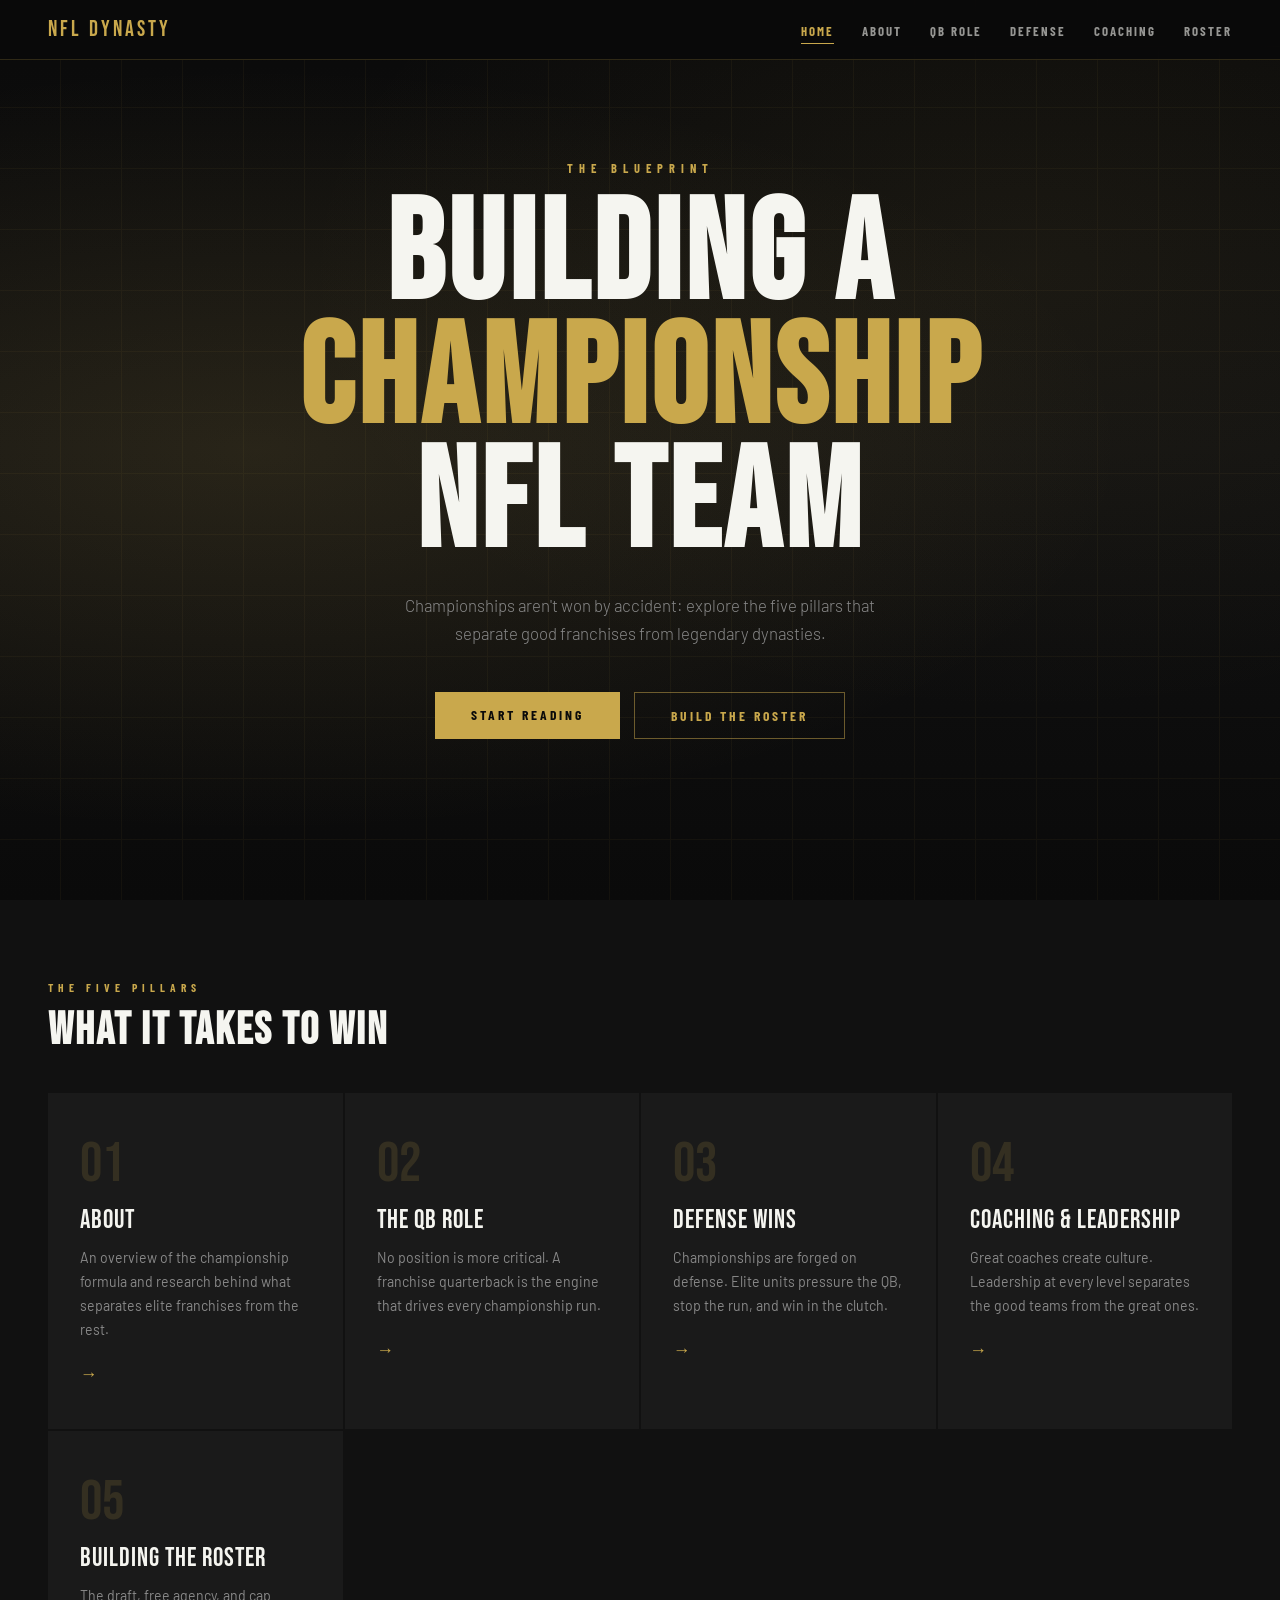
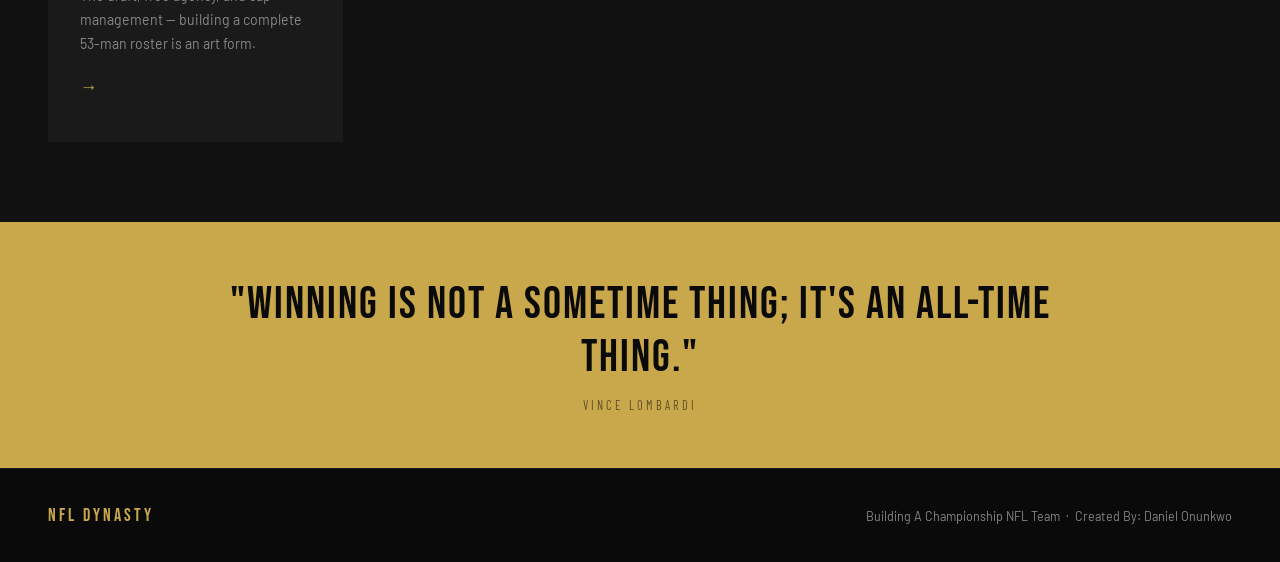
<file: index.html>
<!DOCTYPE html>
<html lang="en">
<head>
<meta charset="UTF-8">
<meta name="viewport" content="width=device-width, initial-scale=1.0">
<title>Home – Building A NFL Championship Team</title>
<link rel="stylesheet" href="styles.css">
</head>
<body>

<nav>
  <a class="nav-logo" href="index.html">NFL DYNASTY</a>
  <ul class="nav-links">
    <li><a href="index.html" class="active">Home</a></li>
    <li><a href="about.html">About</a></li>
    <li><a href="qb.html">QB Role</a></li>
    <li><a href="defense.html">Defense</a></li>
    <li><a href="coaching.html">Coaching</a></li>
    <li><a href="roster.html">Roster</a></li>
  </ul>
</nav>

<div class="page">
  <section class="hero">
    <div class="hero-bg"></div>
    <div class="hero-lines"></div>
    <div class="hero-content">
      <p class="hero-eyebrow">The Blueprint</p>
      <h1 class="hero-title">BUILDING A<br><span class="gold">CHAMPIONSHIP</span><br>NFL TEAM</h1>
      <p class="hero-sub">Championships aren't won by accident: explore the five pillars that separate good franchises from legendary dynasties.</p>
      <div class="hero-cta">
        <a class="btn-primary" href="about.html">Start Reading</a>
        <a class="btn-outline" href="roster.html">Build the Roster</a>
      </div>
    </div>
  </section>

  <div class="pillars-wrap">
    <div class="pillars-inner">
      <p class="page-label" style="margin-bottom:10px;">The Five Pillars</p>
      <h2 style="font-family:'Bebas Neue',sans-serif;font-size:2.8rem;letter-spacing:2px;margin-bottom:36px;">WHAT IT TAKES TO WIN</h2>
      <div class="pillars-grid">
        <a class="pillar-card" href="about.html">
          <div class="pillar-num">01</div>
          <div class="pillar-name">About </div>
          <p class="pillar-desc">An overview of the championship formula and research behind what separates elite franchises from the rest.</p>
          <span class="pillar-arrow">→</span>
        </a>
        <a class="pillar-card" href="qb.html">
          <div class="pillar-num">02</div>
          <div class="pillar-name">The QB Role</div>
          <p class="pillar-desc">No position is more critical. A franchise quarterback is the engine that drives every championship run.</p>
          <span class="pillar-arrow">→</span>
        </a>
        <a class="pillar-card" href="defense.html">
          <div class="pillar-num">03</div>
          <div class="pillar-name">Defense Wins</div>
          <p class="pillar-desc">Championships are forged on defense. Elite units pressure the QB, stop the run, and win in the clutch.</p>
          <span class="pillar-arrow">→</span>
        </a>
        <a class="pillar-card" href="coaching.html">
          <div class="pillar-num">04</div>
          <div class="pillar-name">Coaching &amp; Leadership</div>
          <p class="pillar-desc">Great coaches create culture. Leadership at every level separates the good teams from the great ones.</p>
          <span class="pillar-arrow">→</span>
        </a>
        <a class="pillar-card" href="roster.html">
          <div class="pillar-num">05</div>
          <div class="pillar-name">Building the Roster</div>
          <p class="pillar-desc">The draft, free agency, and cap management — building a complete 53-man roster is an art form.</p>
          <span class="pillar-arrow">→</span>
        </a>
      </div>
    </div>
  </div>

  <div class="quote-banner">
    <p class="quote-text">"WINNING IS NOT A SOMETIME THING; IT'S AN ALL-TIME THING."</p>
    <p class="quote-attr">Vince Lombardi</p>
  </div>

  <footer>
    <div class="footer-logo">NFL DYNASTY</div>
    <div class="footer-text">Building A Championship NFL Team &nbsp;·&nbsp; Created By: Daniel Onunkwo</div>
  </footer>
</div>

</body>
</html>
</file>
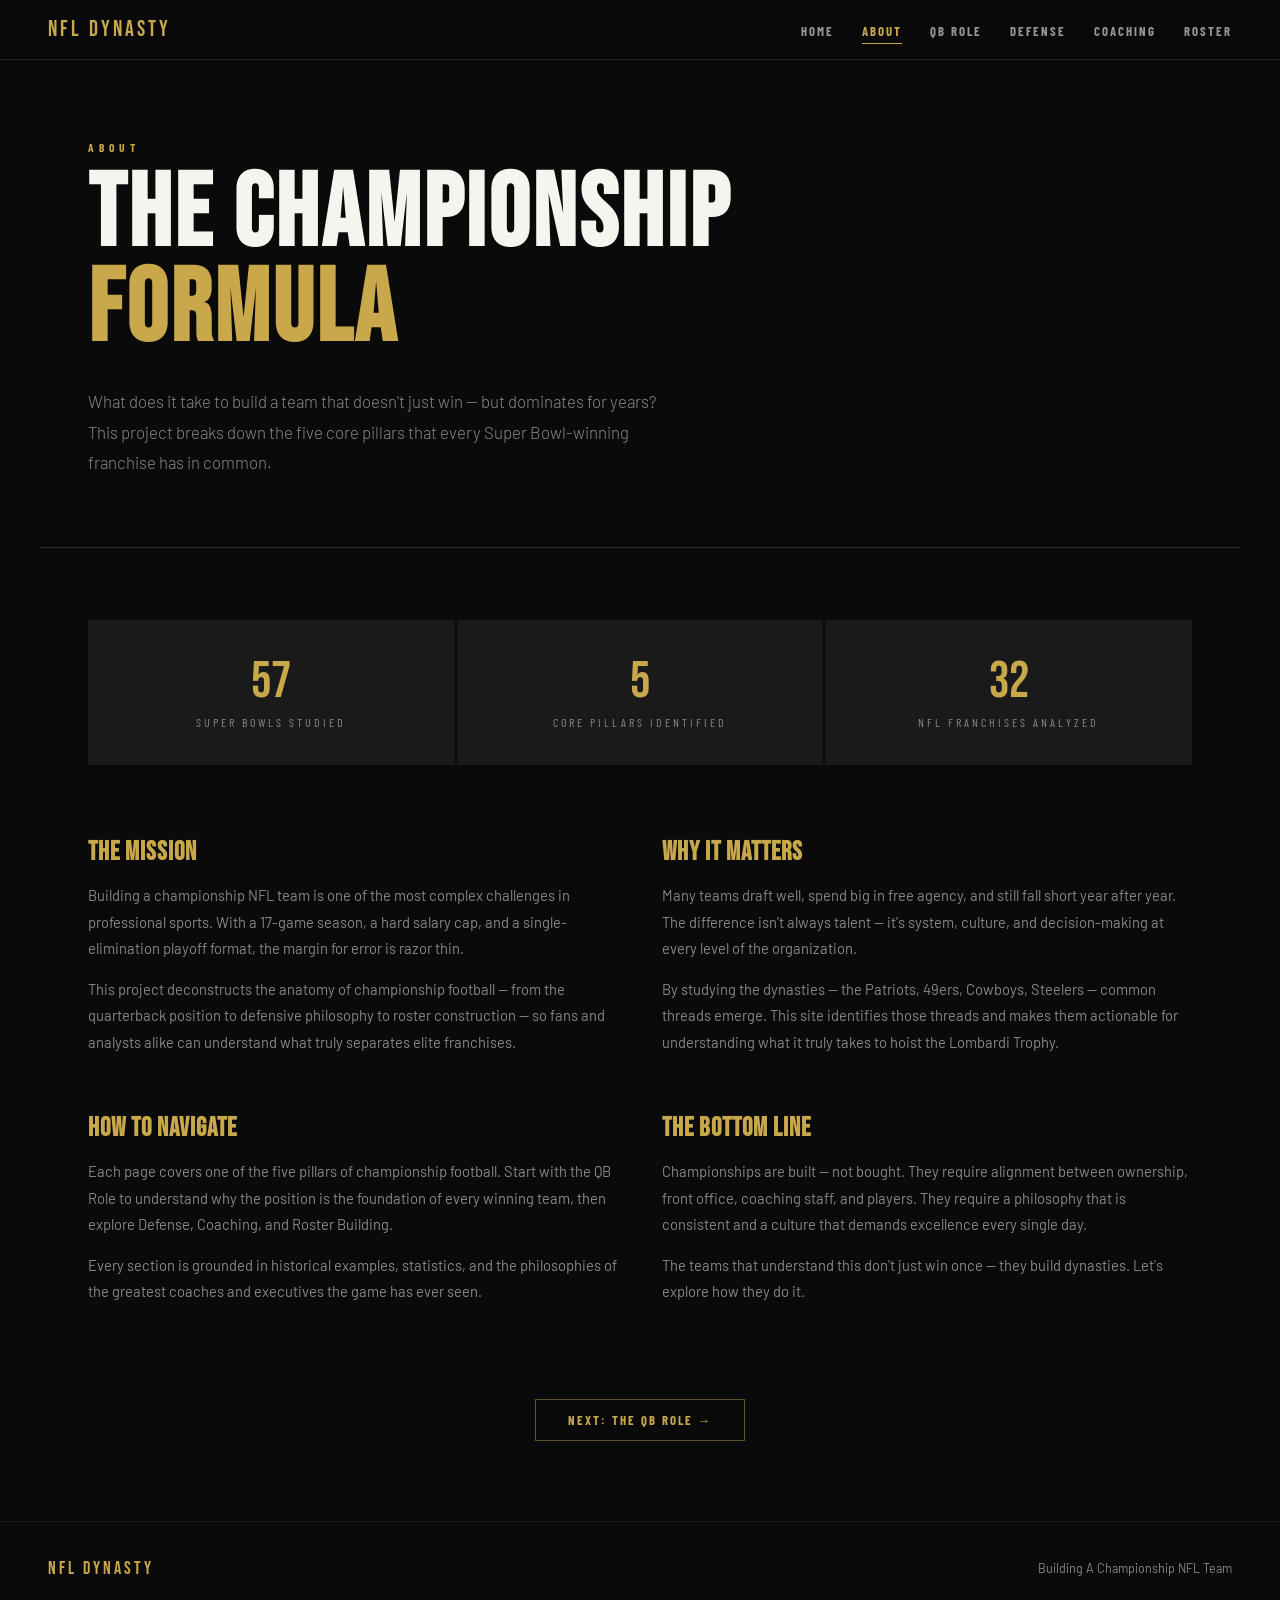
<file: about (1).html>
<!DOCTYPE html>
<html lang="en">
<head>
<meta charset="UTF-8">
<meta name="viewport" content="width=device-width, initial-scale=1.0">
<title>About – Building A NFL Championship Team</title>
<link rel="stylesheet" href="styles.css">
</head>
<body>

<nav>
  <a class="nav-logo" href="home.html">NFL DYNASTY</a>
  <ul class="nav-links">
    <li><a href="home.html">Home</a></li>
    <li><a href="about.html" class="active">About</a></li>
    <li><a href="qb.html">QB Role</a></li>
    <li><a href="defense.html">Defense</a></li>
    <li><a href="coaching.html">Coaching</a></li>
    <li><a href="roster.html">Roster</a></li>
  </ul>
</nav>

<div class="page">
  <div class="page-hero">
    <p class="page-label">About</p>
    <h1 class="page-title">THE CHAMPIONSHIP<br><span class="gold">FORMULA</span></h1>
    <p class="page-intro">What does it take to build a team that doesn't just win — but dominates for years? This project breaks down the five core pillars that every Super Bowl-winning franchise has in common.</p>
  </div>
  <div class="divider"></div>
  <div class="stat-row">
    <div class="stat-box"><div class="stat-num">57</div><div class="stat-lbl">Super Bowls Studied</div></div>
    <div class="stat-box"><div class="stat-num">5</div><div class="stat-lbl">Core Pillars Identified</div></div>
    <div class="stat-box"><div class="stat-num">32</div><div class="stat-lbl">NFL Franchises Analyzed</div></div>
  </div>
  <div class="two-col">
    <div>
      <h3>The Mission</h3>
      <p>Building a championship NFL team is one of the most complex challenges in professional sports. With a 17-game season, a hard salary cap, and a single-elimination playoff format, the margin for error is razor thin.</p>
      <p>This project deconstructs the anatomy of championship football — from the quarterback position to defensive philosophy to roster construction — so fans and analysts alike can understand what truly separates elite franchises.</p>
    </div>
    <div>
      <h3>Why It Matters</h3>
      <p>Many teams draft well, spend big in free agency, and still fall short year after year. The difference isn't always talent — it's system, culture, and decision-making at every level of the organization.</p>
      <p>By studying the dynasties — the Patriots, 49ers, Cowboys, Steelers — common threads emerge. This site identifies those threads and makes them actionable for understanding what it truly takes to hoist the Lombardi Trophy.</p>
    </div>
    <div>
      <h3>How to Navigate</h3>
      <p>Each page covers one of the five pillars of championship football. Start with the QB Role to understand why the position is the foundation of every winning team, then explore Defense, Coaching, and Roster Building.</p>
      <p>Every section is grounded in historical examples, statistics, and the philosophies of the greatest coaches and executives the game has ever seen.</p>
    </div>
    <div>
      <h3>The Bottom Line</h3>
      <p>Championships are built — not bought. They require alignment between ownership, front office, coaching staff, and players. They require a philosophy that is consistent and a culture that demands excellence every single day.</p>
      <p>The teams that understand this don't just win once — they build dynasties. Let's explore how they do it.</p>
    </div>
  </div>
  <div class="page-footer-nav">
    <a class="nav-btn" href="qb.html">Next: The QB Role →</a>
  </div>
  <footer>
    <div class="footer-logo">NFL DYNASTY</div>
    <div class="footer-text">Building A Championship NFL Team</div>
  </footer>
</div>

</body>
</html>
</file>
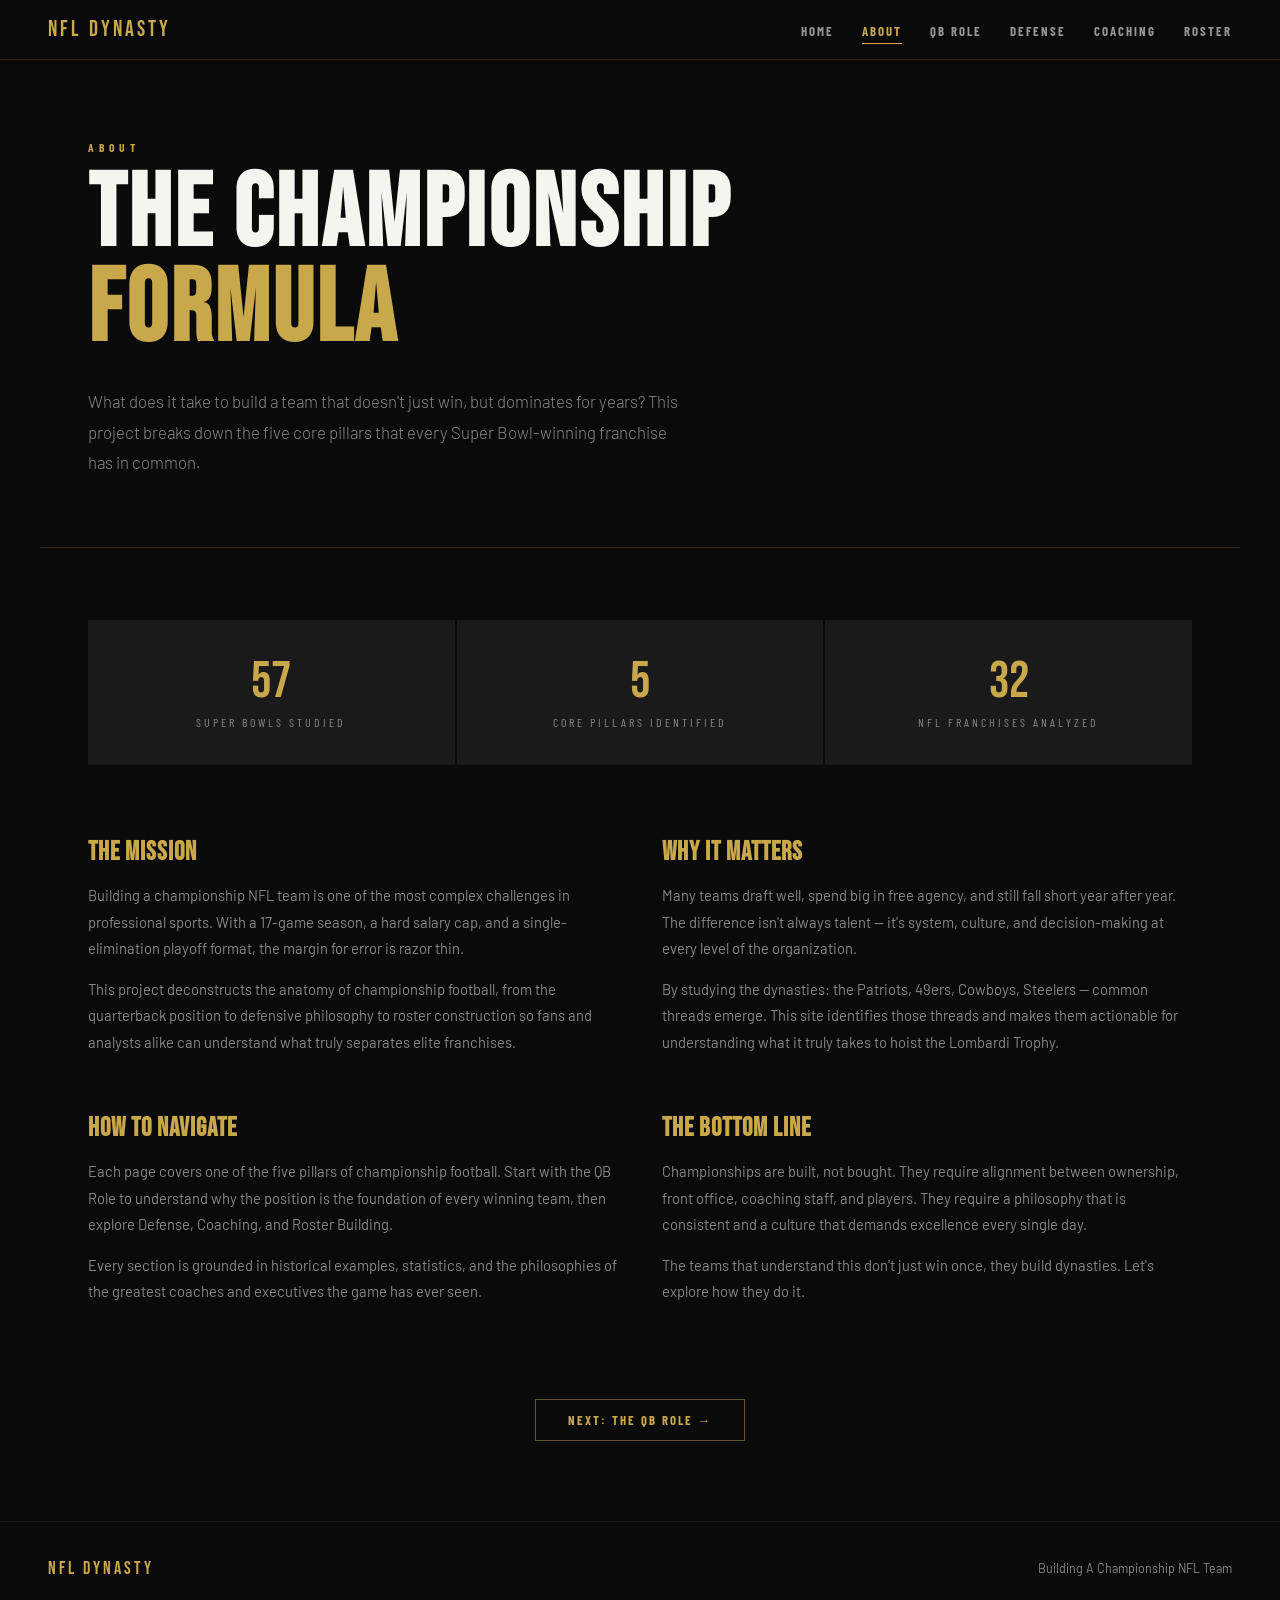
<file: about.html>
<!DOCTYPE html>
<html lang="en">
<head>
<meta charset="UTF-8">
<meta name="viewport" content="width=device-width, initial-scale=1.0">
<title>About – Building A NFL Championship Team</title>
<link rel="stylesheet" href="styles.css">
</head>
<body>

<nav>
  <a class="nav-logo" href="index.html">NFL DYNASTY</a>
  <ul class="nav-links">
    <li><a href="index.html">Home</a></li>
    <li><a href="about.html" class="active">About</a></li>
    <li><a href="qb.html">QB Role</a></li>
    <li><a href="defense.html">Defense</a></li>
    <li><a href="coaching.html">Coaching</a></li>
    <li><a href="roster.html">Roster</a></li>
  </ul>
</nav>

<div class="page">
  <div class="page-hero">
    <p class="page-label">About</p>
    <h1 class="page-title">THE CHAMPIONSHIP<br><span class="gold">FORMULA</span></h1>
    <p class="page-intro">What does it take to build a team that doesn't just win, but dominates for years? This project breaks down the five core pillars that every Super Bowl-winning franchise has in common.</p>
  </div>
  <div class="divider"></div>
  <div class="stat-row">
    <div class="stat-box"><div class="stat-num">57</div><div class="stat-lbl">Super Bowls Studied</div></div>
    <div class="stat-box"><div class="stat-num">5</div><div class="stat-lbl">Core Pillars Identified</div></div>
    <div class="stat-box"><div class="stat-num">32</div><div class="stat-lbl">NFL Franchises Analyzed</div></div>
  </div>
  <div class="two-col">
    <div>
      <h3>The Mission</h3>
      <p>Building a championship NFL team is one of the most complex challenges in professional sports. With a 17-game season, a hard salary cap, and a single-elimination playoff format, the margin for error is razor thin.</p>
      <p>This project deconstructs the anatomy of championship football, from the quarterback position to defensive philosophy to roster construction so fans and analysts alike can understand what truly separates elite franchises.</p>
    </div>
    <div>
      <h3>Why It Matters</h3>
      <p>Many teams draft well, spend big in free agency, and still fall short year after year. The difference isn't always talent — it's system, culture, and decision-making at every level of the organization.</p>
      <p>By studying the dynasties: the Patriots, 49ers, Cowboys, Steelers — common threads emerge. This site identifies those threads and makes them actionable for understanding what it truly takes to hoist the Lombardi Trophy.</p>
    </div>
    <div>
      <h3>How to Navigate</h3>
      <p>Each page covers one of the five pillars of championship football. Start with the QB Role to understand why the position is the foundation of every winning team, then explore Defense, Coaching, and Roster Building.</p>
      <p>Every section is grounded in historical examples, statistics, and the philosophies of the greatest coaches and executives the game has ever seen.</p>
    </div>
    <div>
      <h3>The Bottom Line</h3>
      <p>Championships are built, not bought. They require alignment between ownership, front office, coaching staff, and players. They require a philosophy that is consistent and a culture that demands excellence every single day.</p>
      <p>The teams that understand this don't just win once, they build dynasties. Let's explore how they do it.</p>
    </div>
  </div>
  <div class="page-footer-nav">
    <a class="nav-btn" href="qb.html">Next: The QB Role →</a>
  </div>
  <footer>
    <div class="footer-logo">NFL DYNASTY</div>
    <div class="footer-text">Building A Championship NFL Team</div>
  </footer>
</div>

</body>
</html>
</file>
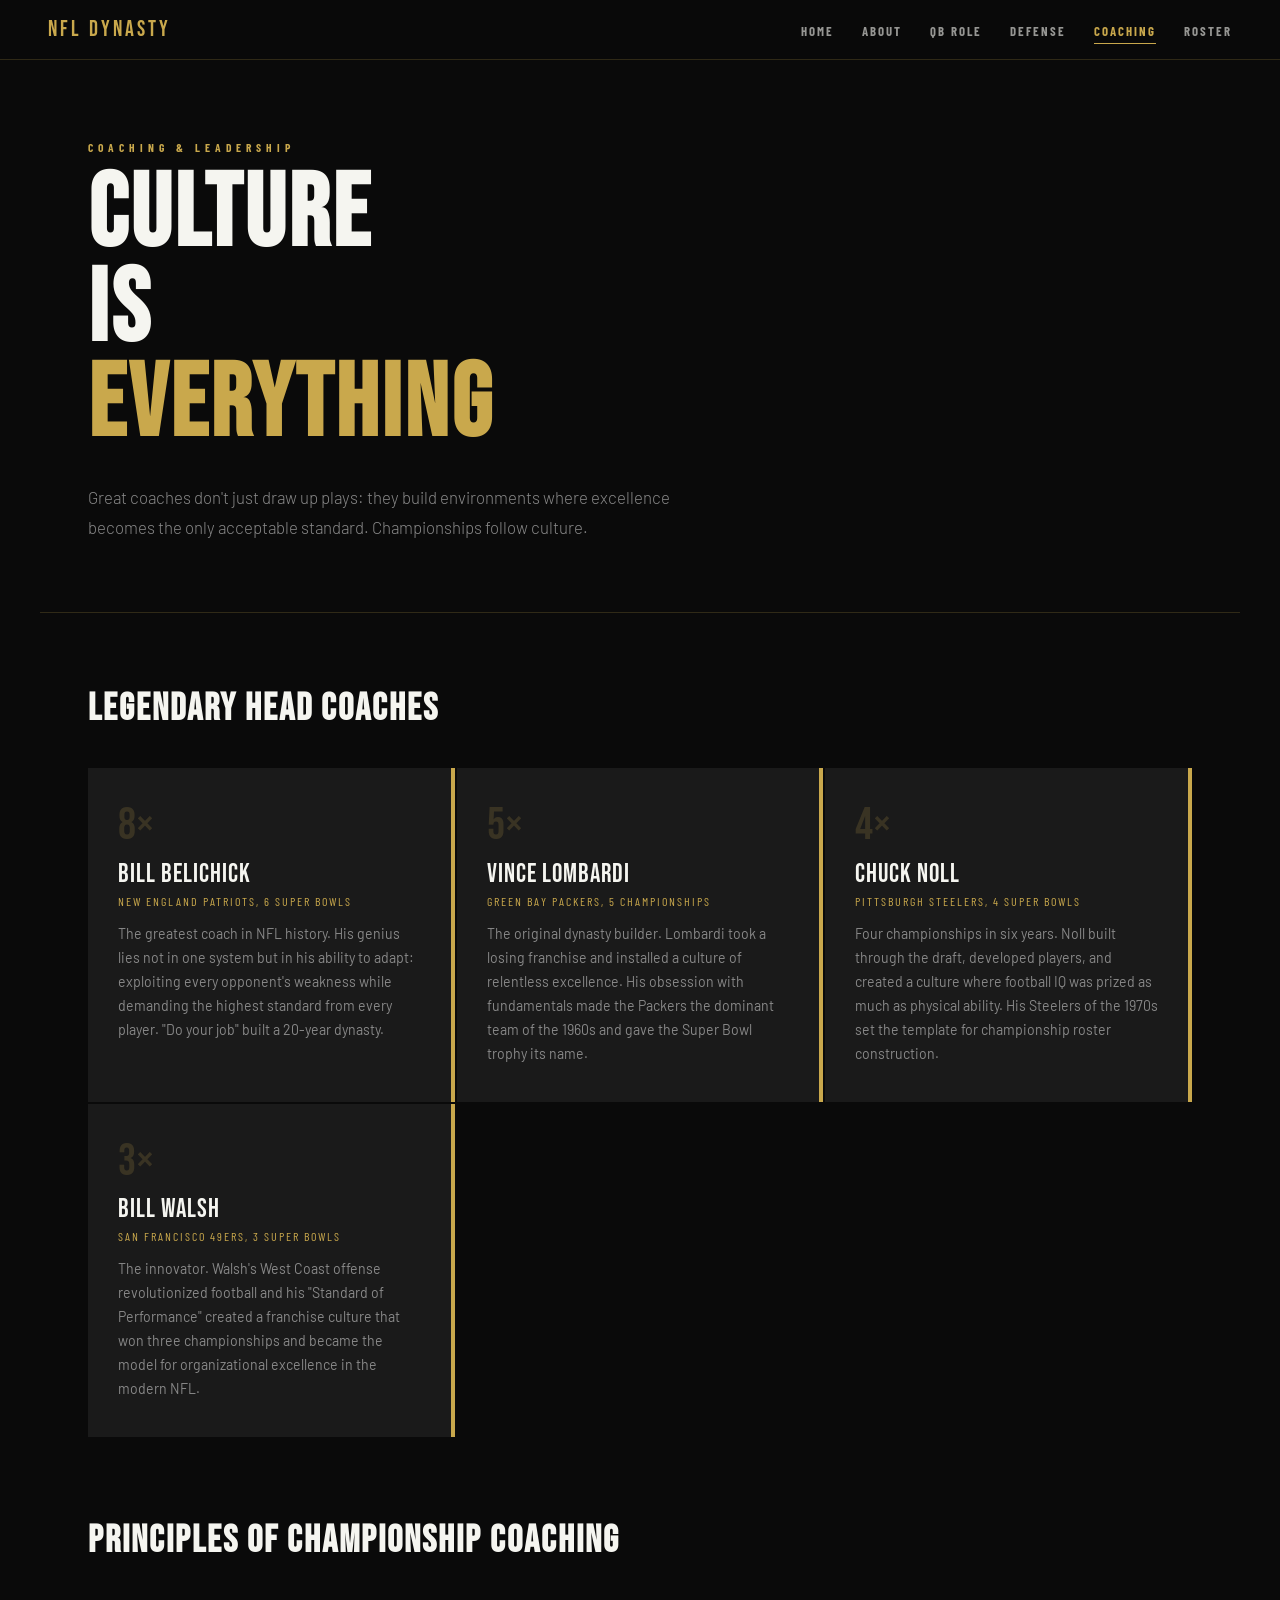
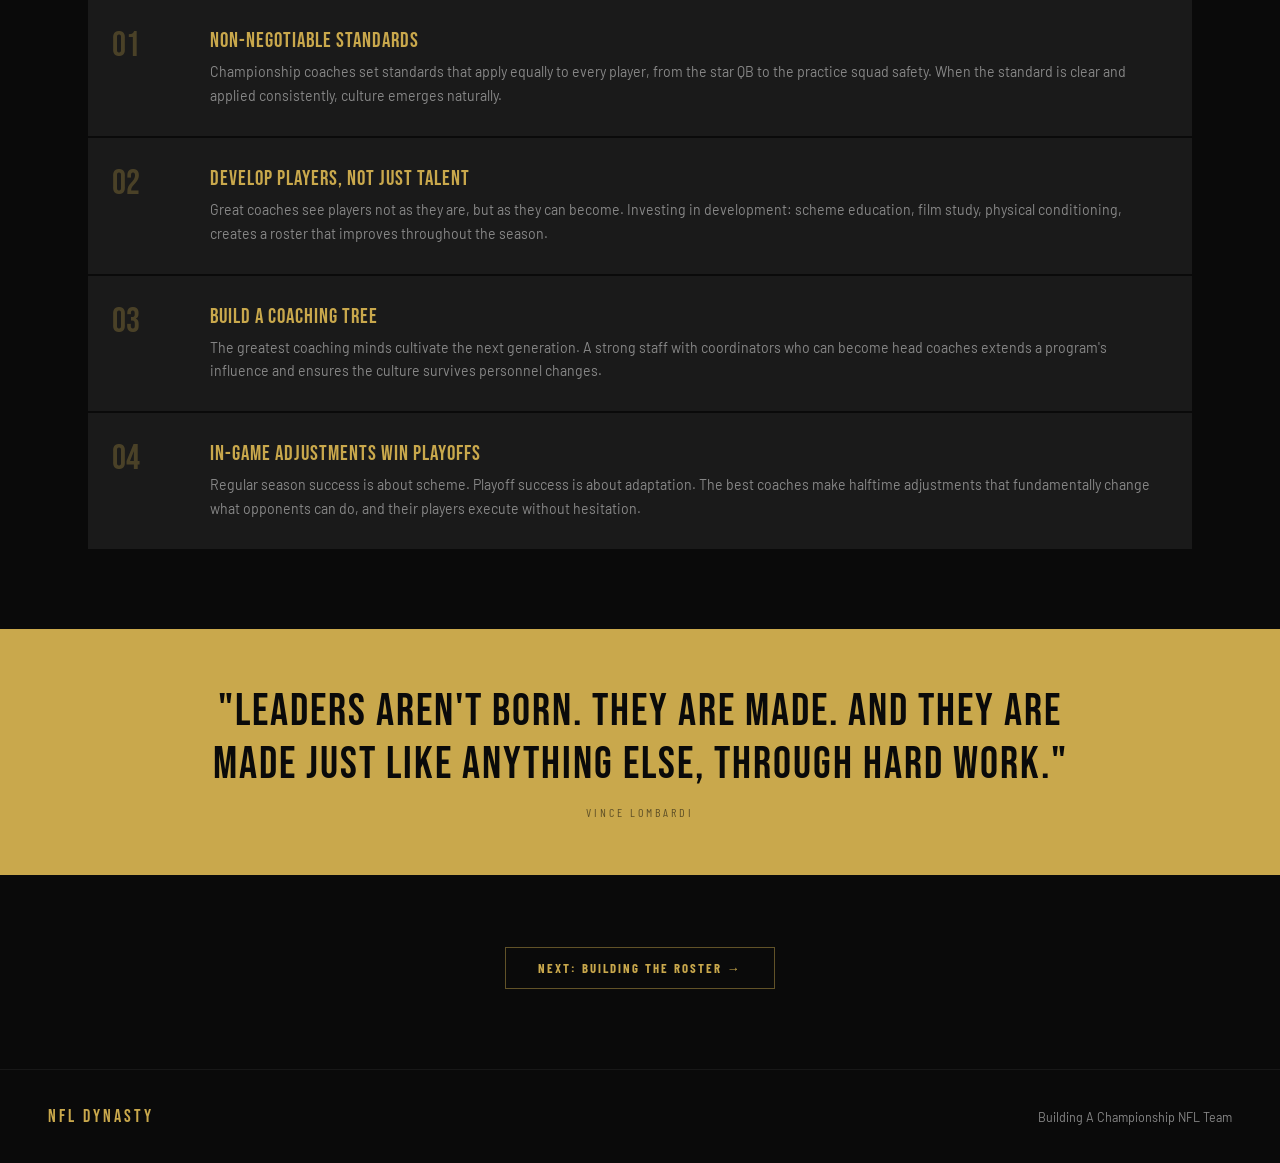
<file: coaching (1).html>
<!DOCTYPE html>
<html lang="en">
<head>
<meta charset="UTF-8">
<meta name="viewport" content="width=device-width, initial-scale=1.0">
<title>Coaching – Building A NFL Championship Team</title>
<link rel="stylesheet" href="styles.css">
</head>
<body>

<nav>
  <a class="nav-logo" href="home.html">NFL DYNASTY</a>
  <ul class="nav-links">
    <li><a href="home.html">Home</a></li>
    <li><a href="about.html">About</a></li>
    <li><a href="qb.html">QB Role</a></li>
    <li><a href="defense.html">Defense</a></li>
    <li><a href="coaching.html" class="active">Coaching</a></li>
    <li><a href="roster.html">Roster</a></li>
  </ul>
</nav>

<div class="page">
  <div class="page-hero">
    <p class="page-label">Coaching &amp; Leadership</p>
    <h1 class="page-title">CULTURE<br>IS<br><span class="gold">EVERYTHING</span></h1>
    <p class="page-intro">Great coaches don't just draw up plays: they build environments where excellence becomes the only acceptable standard. Championships follow culture.</p>
  </div>
  <div class="divider"></div>

  <div class="section">
    <h2 class="section-title">LEGENDARY HEAD COACHES</h2>
    <div class="coaches-grid">
      <div class="coach-card"><div class="coach-wins">8×</div><div class="coach-name">Bill Belichick</div><div class="coach-team">New England Patriots, 6 Super Bowls</div><p class="coach-bio">The greatest coach in NFL history. His genius lies not in one system but in his ability to adapt: exploiting every opponent's weakness while demanding the highest standard from every player. "Do your job" built a 20-year dynasty.</p></div>
      <div class="coach-card"><div class="coach-wins">5×</div><div class="coach-name">Vince Lombardi</div><div class="coach-team">Green Bay Packers, 5 Championships</div><p class="coach-bio">The original dynasty builder. Lombardi took a losing franchise and installed a culture of relentless excellence. His obsession with fundamentals made the Packers the dominant team of the 1960s and gave the Super Bowl trophy its name.</p></div>
      <div class="coach-card"><div class="coach-wins">4×</div><div class="coach-name">Chuck Noll</div><div class="coach-team">Pittsburgh Steelers, 4 Super Bowls</div><p class="coach-bio">Four championships in six years. Noll built through the draft, developed players, and created a culture where football IQ was prized as much as physical ability. His Steelers of the 1970s set the template for championship roster construction.</p></div>
      <div class="coach-card"><div class="coach-wins">3×</div><div class="coach-name">Bill Walsh</div><div class="coach-team">San Francisco 49ers, 3 Super Bowls</div><p class="coach-bio">The innovator. Walsh's West Coast offense revolutionized football and his "Standard of Performance" created a franchise culture that won three championships and became the model for organizational excellence in the modern NFL.</p></div>
    </div>
  </div>

  <div class="section">
    <h2 class="section-title">PRINCIPLES OF CHAMPIONSHIP COACHING</h2>
    <div class="principle-list">
      <div class="principle-item"><div class="principle-num">01</div><div><div class="principle-title">Non-Negotiable Standards</div><p class="principle-text">Championship coaches set standards that apply equally to every player, from the star QB to the practice squad safety. When the standard is clear and applied consistently, culture emerges naturally.</p></div></div>
      <div class="principle-item"><div class="principle-num">02</div><div><div class="principle-title">Develop Players, Not Just Talent</div><p class="principle-text">Great coaches see players not as they are, but as they can become. Investing in development: scheme education, film study, physical conditioning, creates a roster that improves throughout the season.</p></div></div>
      <div class="principle-item"><div class="principle-num">03</div><div><div class="principle-title">Build a Coaching Tree</div><p class="principle-text">The greatest coaching minds cultivate the next generation. A strong staff with coordinators who can become head coaches extends a program's influence and ensures the culture survives personnel changes.</p></div></div>
      <div class="principle-item"><div class="principle-num">04</div><div><div class="principle-title">In-Game Adjustments Win Playoffs</div><p class="principle-text">Regular season success is about scheme. Playoff success is about adaptation. The best coaches make halftime adjustments that fundamentally change what opponents can do, and their players execute without hesitation.</p></div></div>
    </div>
  </div>

  <div class="quote-gold">
    <p>"LEADERS AREN'T BORN. THEY ARE MADE. AND THEY ARE MADE JUST LIKE ANYTHING ELSE, THROUGH HARD WORK."</p>
    <cite>Vince Lombardi</cite>
  </div>

  <div class="page-footer-nav">
    <a class="nav-btn" href="roster.html">Next: Building the Roster →</a>
  </div>
  <footer>
    <div class="footer-logo">NFL DYNASTY</div>
    <div class="footer-text">Building A Championship NFL Team</div>
  </footer>
</div>

</body>
</html>
</file>
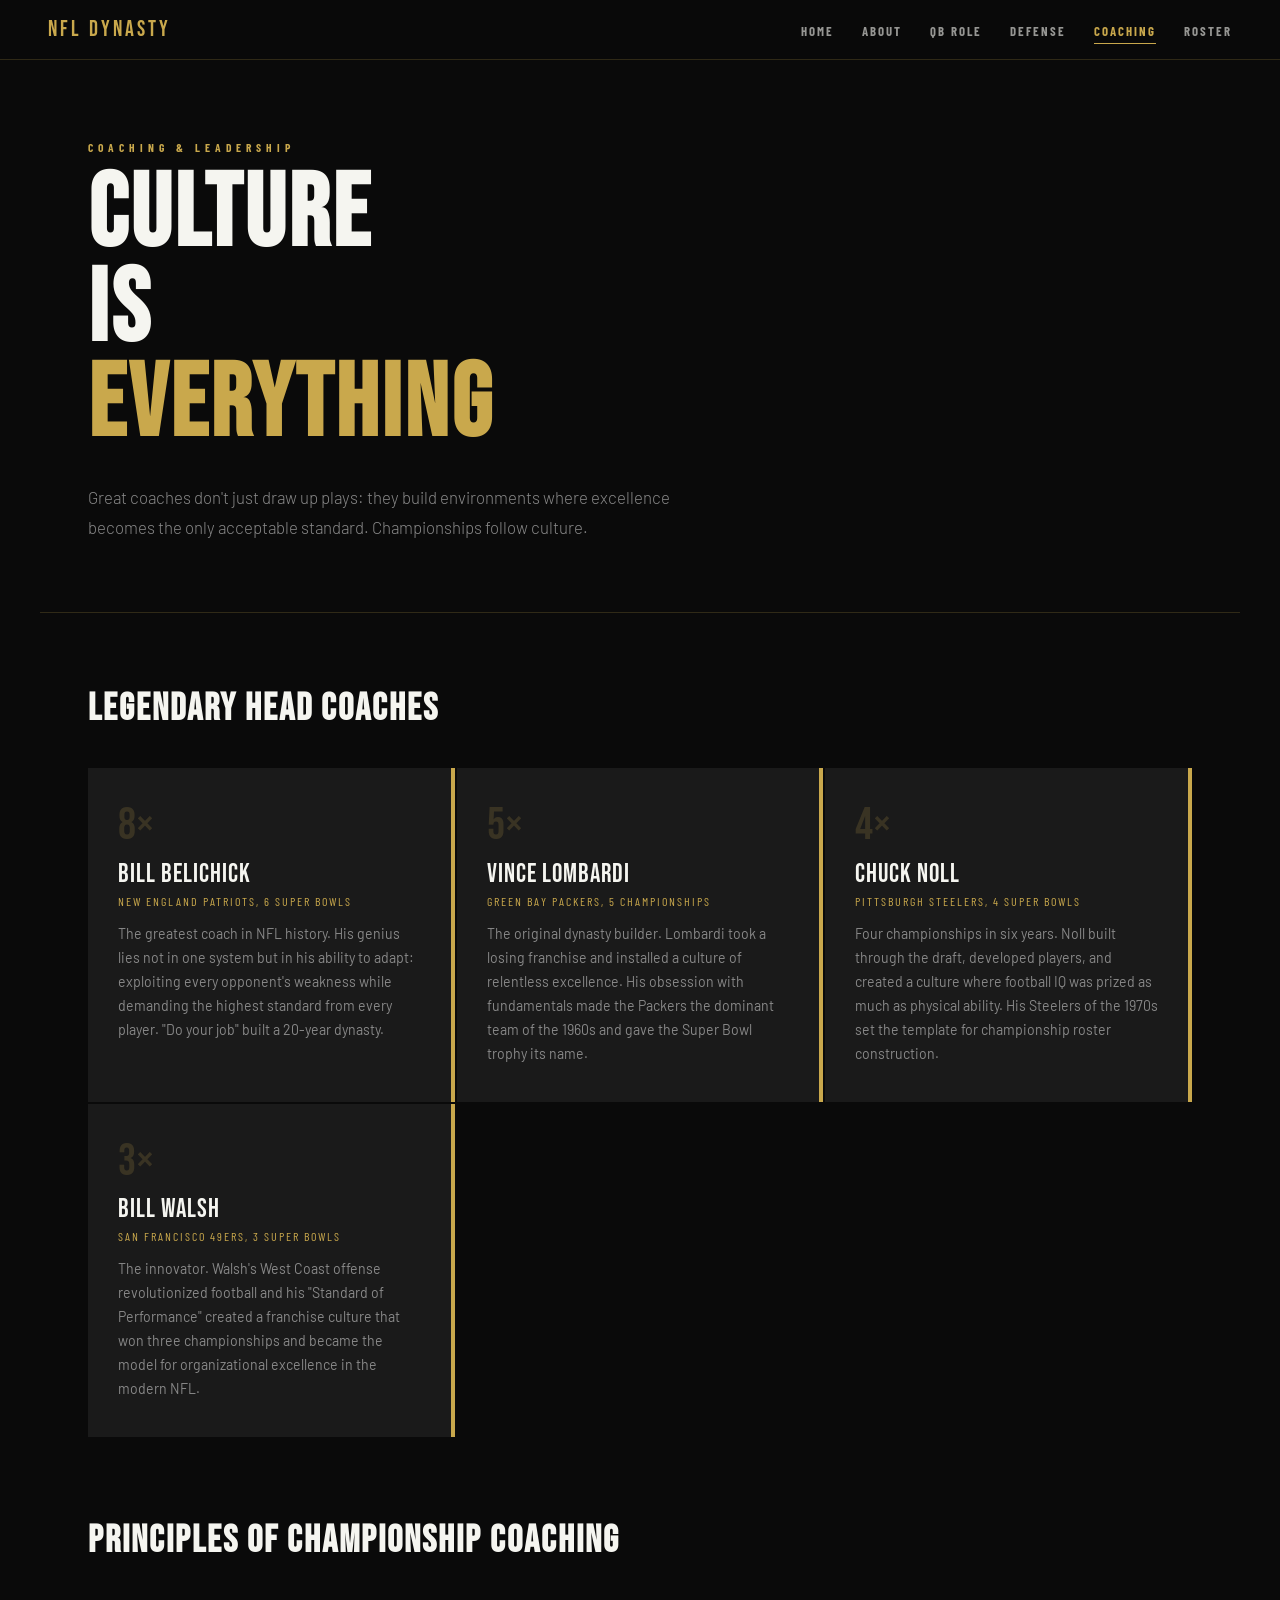
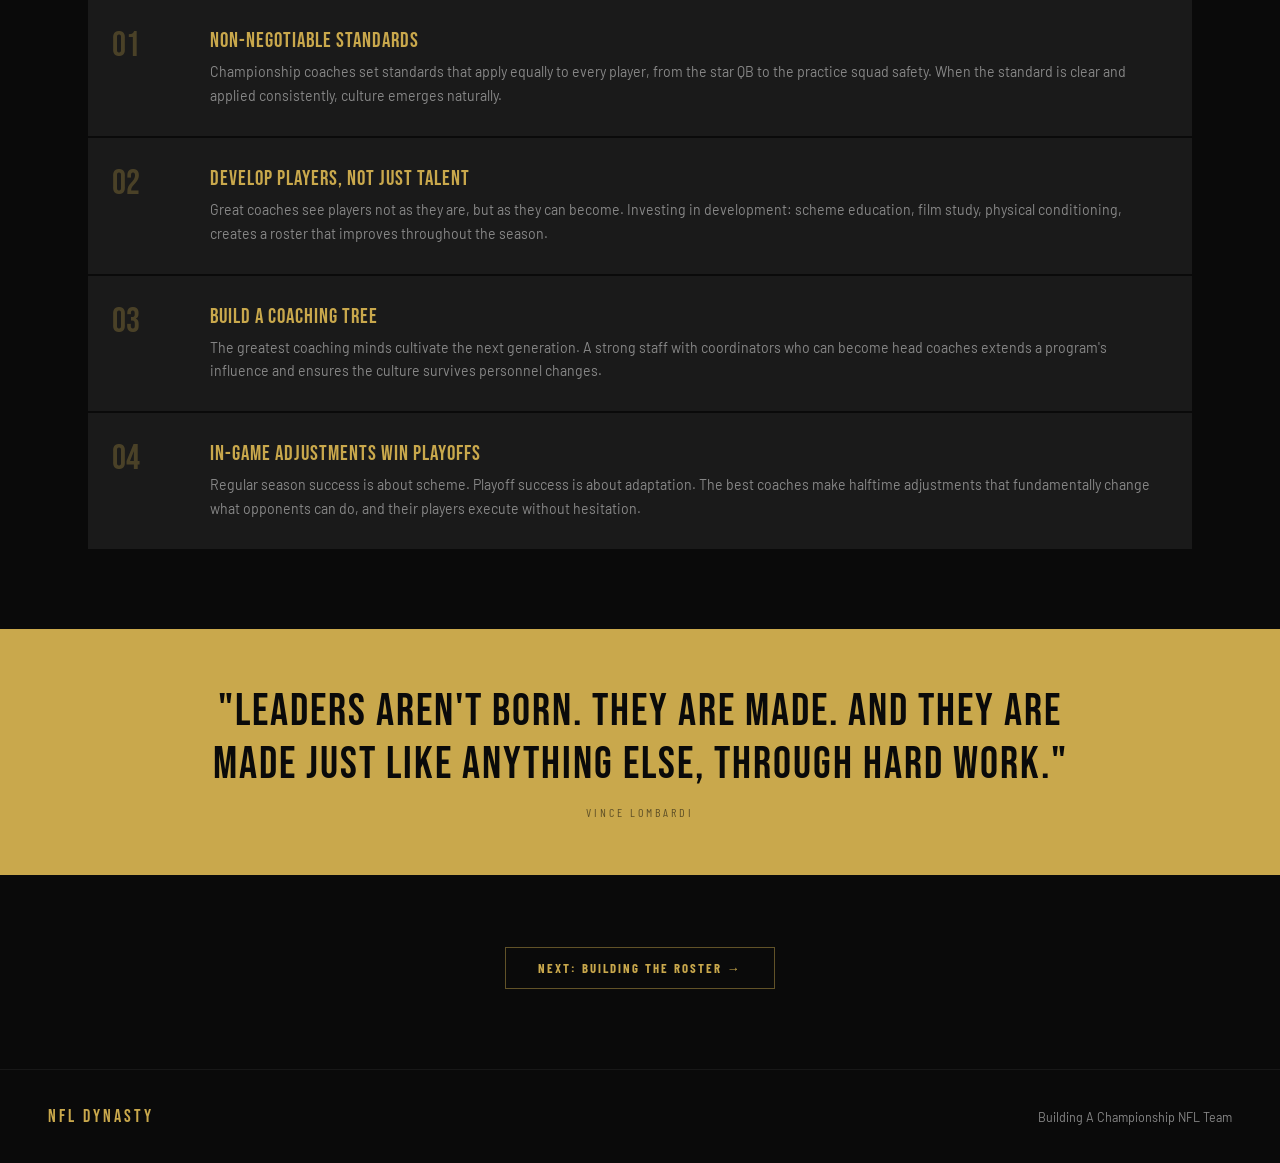
<file: coaching.html>
<!DOCTYPE html>
<html lang="en">
<head>
<meta charset="UTF-8">
<meta name="viewport" content="width=device-width, initial-scale=1.0">
<title>Coaching – Building A NFL Championship Team</title>
<link rel="stylesheet" href="styles.css">
</head>
<body>

<nav>
  <a class="nav-logo" href="index.html">NFL DYNASTY</a>
  <ul class="nav-links">
    <li><a href="index.html">Home</a></li>
    <li><a href="about.html">About</a></li>
    <li><a href="qb.html">QB Role</a></li>
    <li><a href="defense.html">Defense</a></li>
    <li><a href="coaching.html" class="active">Coaching</a></li>
    <li><a href="roster.html">Roster</a></li>
  </ul>
</nav>

<div class="page">
  <div class="page-hero">
    <p class="page-label">Coaching &amp; Leadership</p>
    <h1 class="page-title">CULTURE<br>IS<br><span class="gold">EVERYTHING</span></h1>
    <p class="page-intro">Great coaches don't just draw up plays: they build environments where excellence becomes the only acceptable standard. Championships follow culture.</p>
  </div>
  <div class="divider"></div>

  <div class="section">
    <h2 class="section-title">LEGENDARY HEAD COACHES</h2>
    <div class="coaches-grid">
      <div class="coach-card"><div class="coach-wins">8×</div><div class="coach-name">Bill Belichick</div><div class="coach-team">New England Patriots, 6 Super Bowls</div><p class="coach-bio">The greatest coach in NFL history. His genius lies not in one system but in his ability to adapt: exploiting every opponent's weakness while demanding the highest standard from every player. "Do your job" built a 20-year dynasty.</p></div>
      <div class="coach-card"><div class="coach-wins">5×</div><div class="coach-name">Vince Lombardi</div><div class="coach-team">Green Bay Packers, 5 Championships</div><p class="coach-bio">The original dynasty builder. Lombardi took a losing franchise and installed a culture of relentless excellence. His obsession with fundamentals made the Packers the dominant team of the 1960s and gave the Super Bowl trophy its name.</p></div>
      <div class="coach-card"><div class="coach-wins">4×</div><div class="coach-name">Chuck Noll</div><div class="coach-team">Pittsburgh Steelers, 4 Super Bowls</div><p class="coach-bio">Four championships in six years. Noll built through the draft, developed players, and created a culture where football IQ was prized as much as physical ability. His Steelers of the 1970s set the template for championship roster construction.</p></div>
      <div class="coach-card"><div class="coach-wins">3×</div><div class="coach-name">Bill Walsh</div><div class="coach-team">San Francisco 49ers, 3 Super Bowls</div><p class="coach-bio">The innovator. Walsh's West Coast offense revolutionized football and his "Standard of Performance" created a franchise culture that won three championships and became the model for organizational excellence in the modern NFL.</p></div>
    </div>
  </div>

  <div class="section">
    <h2 class="section-title">PRINCIPLES OF CHAMPIONSHIP COACHING</h2>
    <div class="principle-list">
      <div class="principle-item"><div class="principle-num">01</div><div><div class="principle-title">Non-Negotiable Standards</div><p class="principle-text">Championship coaches set standards that apply equally to every player, from the star QB to the practice squad safety. When the standard is clear and applied consistently, culture emerges naturally.</p></div></div>
      <div class="principle-item"><div class="principle-num">02</div><div><div class="principle-title">Develop Players, Not Just Talent</div><p class="principle-text">Great coaches see players not as they are, but as they can become. Investing in development: scheme education, film study, physical conditioning, creates a roster that improves throughout the season.</p></div></div>
      <div class="principle-item"><div class="principle-num">03</div><div><div class="principle-title">Build a Coaching Tree</div><p class="principle-text">The greatest coaching minds cultivate the next generation. A strong staff with coordinators who can become head coaches extends a program's influence and ensures the culture survives personnel changes.</p></div></div>
      <div class="principle-item"><div class="principle-num">04</div><div><div class="principle-title">In-Game Adjustments Win Playoffs</div><p class="principle-text">Regular season success is about scheme. Playoff success is about adaptation. The best coaches make halftime adjustments that fundamentally change what opponents can do, and their players execute without hesitation.</p></div></div>
    </div>
  </div>

  <div class="quote-gold">
    <p>"LEADERS AREN'T BORN. THEY ARE MADE. AND THEY ARE MADE JUST LIKE ANYTHING ELSE, THROUGH HARD WORK."</p>
    <cite>Vince Lombardi</cite>
  </div>

  <div class="page-footer-nav">
    <a class="nav-btn" href="roster.html">Next: Building the Roster →</a>
  </div>
  <footer>
    <div class="footer-logo">NFL DYNASTY</div>
    <div class="footer-text">Building A Championship NFL Team</div>
  </footer>
</div>

</body>
</html>
</file>
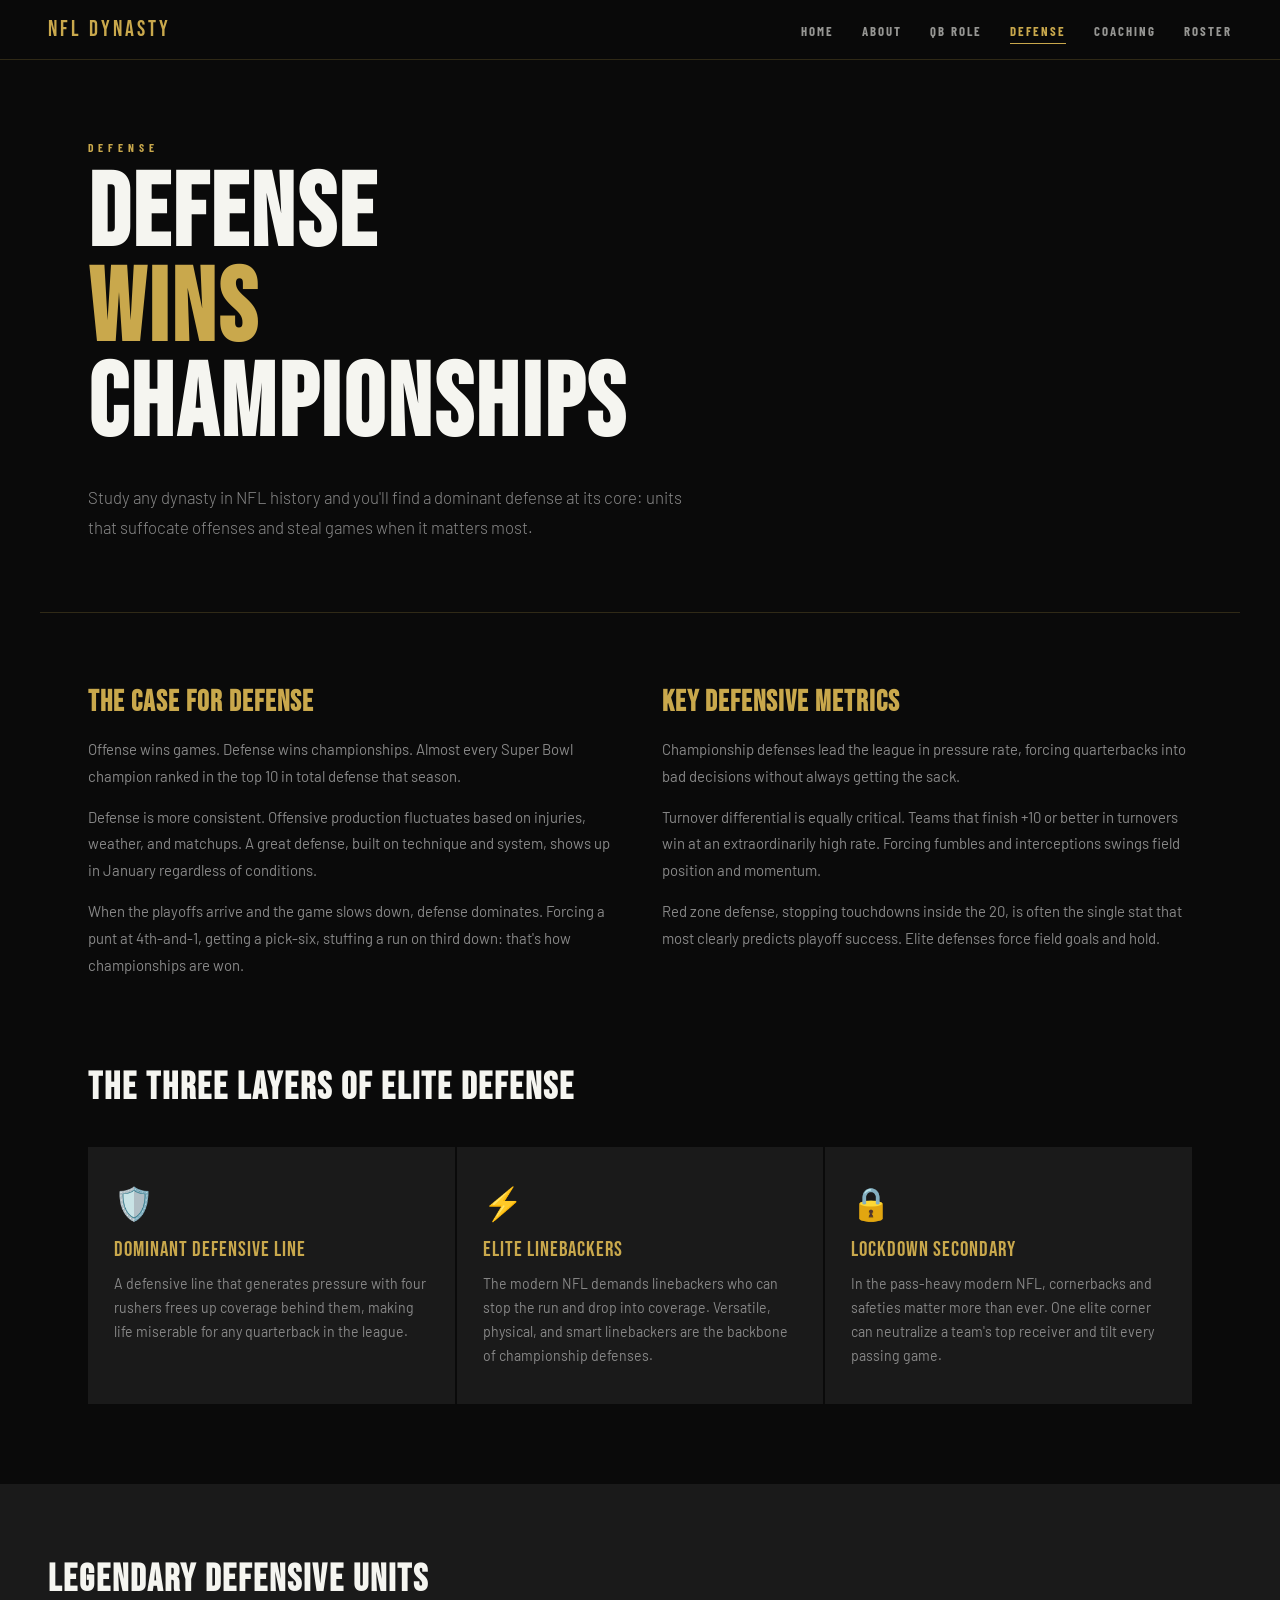
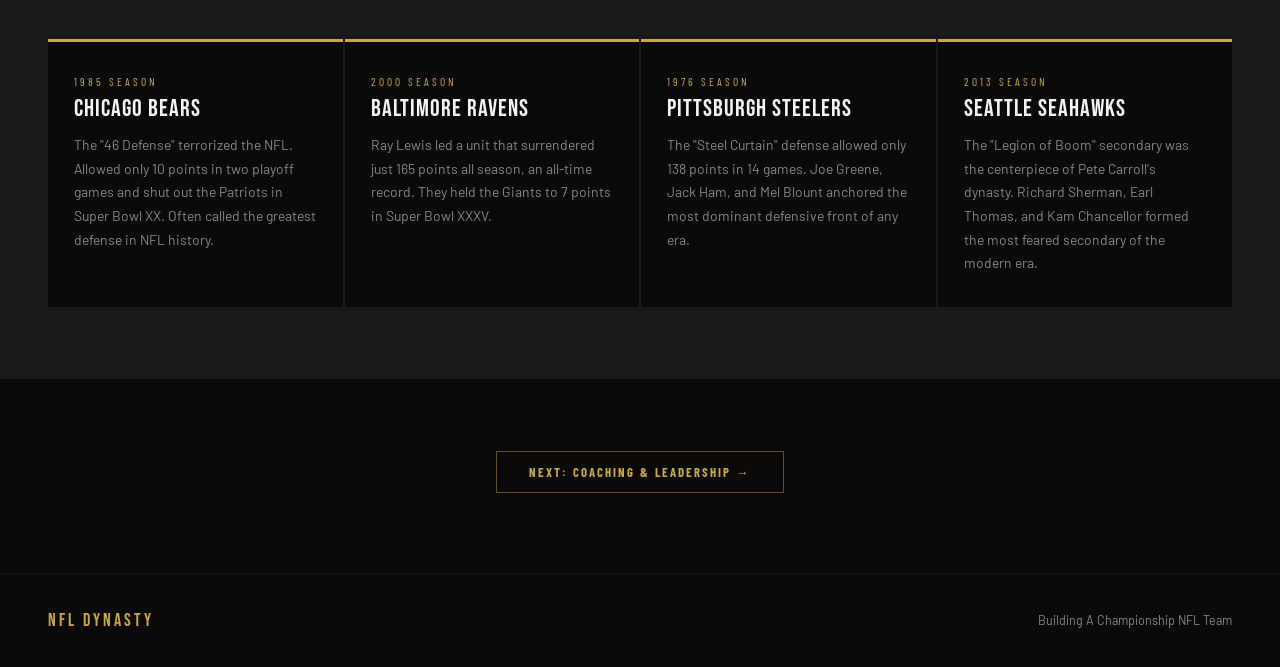
<file: defense (1).html>
<!DOCTYPE html>
<html lang="en">
<head>
<meta charset="UTF-8">
<meta name="viewport" content="width=device-width, initial-scale=1.0">
<title>Defense – Building A NFL Championship Team</title>
<link rel="stylesheet" href="styles.css">
</head>
<body>

<nav>
  <a class="nav-logo" href="home.html">NFL DYNASTY</a>
  <ul class="nav-links">
    <li><a href="home.html">Home</a></li>
    <li><a href="about.html">About</a></li>
    <li><a href="qb.html">QB Role</a></li>
    <li><a href="defense.html" class="active">Defense</a></li>
    <li><a href="coaching.html">Coaching</a></li>
    <li><a href="roster.html">Roster</a></li>
  </ul>
</nav>

<div class="page">
  <div class="page-hero">
    <p class="page-label">Defense</p>
    <h1 class="page-title">DEFENSE<br><span class="gold">WINS</span><br>CHAMPIONSHIPS</h1>
    <p class="page-intro">Study any dynasty in NFL history and you'll find a dominant defense at its core: units that suffocate offenses and steal games when it matters most.</p>
  </div>
  <div class="divider"></div>

  <div class="two-col" style="padding-bottom:72px;">
    <div>
      <h3 style="font-family:'Bebas Neue',sans-serif;font-size:1.8rem;letter-spacing:1px;margin-bottom:16px;">THE CASE FOR DEFENSE</h3>
      <p style="font-size:0.93rem;color:var(--gray);line-height:1.8;margin-bottom:14px;">Offense wins games. Defense wins championships. Almost every Super Bowl champion ranked in the top 10 in total defense that season.</p>
      <p style="font-size:0.93rem;color:var(--gray);line-height:1.8;margin-bottom:14px;">Defense is more consistent. Offensive production fluctuates based on injuries, weather, and matchups. A great defense, built on technique and system, shows up in January regardless of conditions.</p>
      <p style="font-size:0.93rem;color:var(--gray);line-height:1.8;">When the playoffs arrive and the game slows down, defense dominates. Forcing a punt at 4th-and-1, getting a pick-six, stuffing a run on third down: that's how championships are won.</p>
    </div>
    <div>
      <h3 style="font-family:'Bebas Neue',sans-serif;font-size:1.8rem;letter-spacing:1px;margin-bottom:16px;">KEY DEFENSIVE METRICS</h3>
      <p style="font-size:0.93rem;color:var(--gray);line-height:1.8;margin-bottom:14px;">Championship defenses lead the league in pressure rate, forcing quarterbacks into bad decisions without always getting the sack.</p>
      <p style="font-size:0.93rem;color:var(--gray);line-height:1.8;margin-bottom:14px;">Turnover differential is equally critical. Teams that finish +10 or better in turnovers win at an extraordinarily high rate. Forcing fumbles and interceptions swings field position and momentum.</p>
      <p style="font-size:0.93rem;color:var(--gray);line-height:1.8;">Red zone defense, stopping touchdowns inside the 20, is often the single stat that most clearly predicts playoff success. Elite defenses force field goals and hold.</p>
    </div>
  </div>

  <div class="section">
    <h2 class="section-title">THE THREE LAYERS OF ELITE DEFENSE</h2>
    <div class="def-grid">
      <div class="def-card"><div class="def-icon">🛡️</div><div class="def-title">Dominant Defensive Line</div><p class="def-desc">A defensive line that generates pressure with four rushers frees up coverage behind them, making life miserable for any quarterback in the league.</p></div>
      <div class="def-card"><div class="def-icon">⚡</div><div class="def-title">Elite Linebackers</div><p class="def-desc">The modern NFL demands linebackers who can stop the run and drop into coverage. Versatile, physical, and smart linebackers are the backbone of championship defenses.</p></div>
      <div class="def-card"><div class="def-icon">🔒</div><div class="def-title">Lockdown Secondary</div><p class="def-desc">In the pass-heavy modern NFL, cornerbacks and safeties matter more than ever. One elite corner can neutralize a team's top receiver and tilt every passing game.</p></div>
    </div>
  </div>

  <div class="dark-bg-section">
    <h2 class="section-title">LEGENDARY DEFENSIVE UNITS</h2>
    <div class="dynasty-cards">
      <div class="dynasty-card"><div class="dynasty-era">1985 Season</div><div class="dynasty-name">Chicago Bears</div><p class="dynasty-desc">The "46 Defense" terrorized the NFL. Allowed only 10 points in two playoff games and shut out the Patriots in Super Bowl XX. Often called the greatest defense in NFL history.</p></div>
      <div class="dynasty-card"><div class="dynasty-era">2000 Season</div><div class="dynasty-name">Baltimore Ravens</div><p class="dynasty-desc">Ray Lewis led a unit that surrendered just 165 points all season, an all-time record. They held the Giants to 7 points in Super Bowl XXXV.</p></div>
      <div class="dynasty-card"><div class="dynasty-era">1976 Season</div><div class="dynasty-name">Pittsburgh Steelers</div><p class="dynasty-desc">The "Steel Curtain" defense allowed only 138 points in 14 games. Joe Greene, Jack Ham, and Mel Blount anchored the most dominant defensive front of any era.</p></div>
      <div class="dynasty-card"><div class="dynasty-era">2013 Season</div><div class="dynasty-name">Seattle Seahawks</div><p class="dynasty-desc">The "Legion of Boom" secondary was the centerpiece of Pete Carroll's dynasty. Richard Sherman, Earl Thomas, and Kam Chancellor formed the most feared secondary of the modern era.</p></div>
    </div>
  </div>

  <div class="page-footer-nav">
    <a class="nav-btn" href="coaching.html">Next: Coaching &amp; Leadership →</a>
  </div>
  <footer>
    <div class="footer-logo">NFL DYNASTY</div>
    <div class="footer-text">Building A Championship NFL Team</div>
  </footer>
</div>

</body>
</html>
</file>
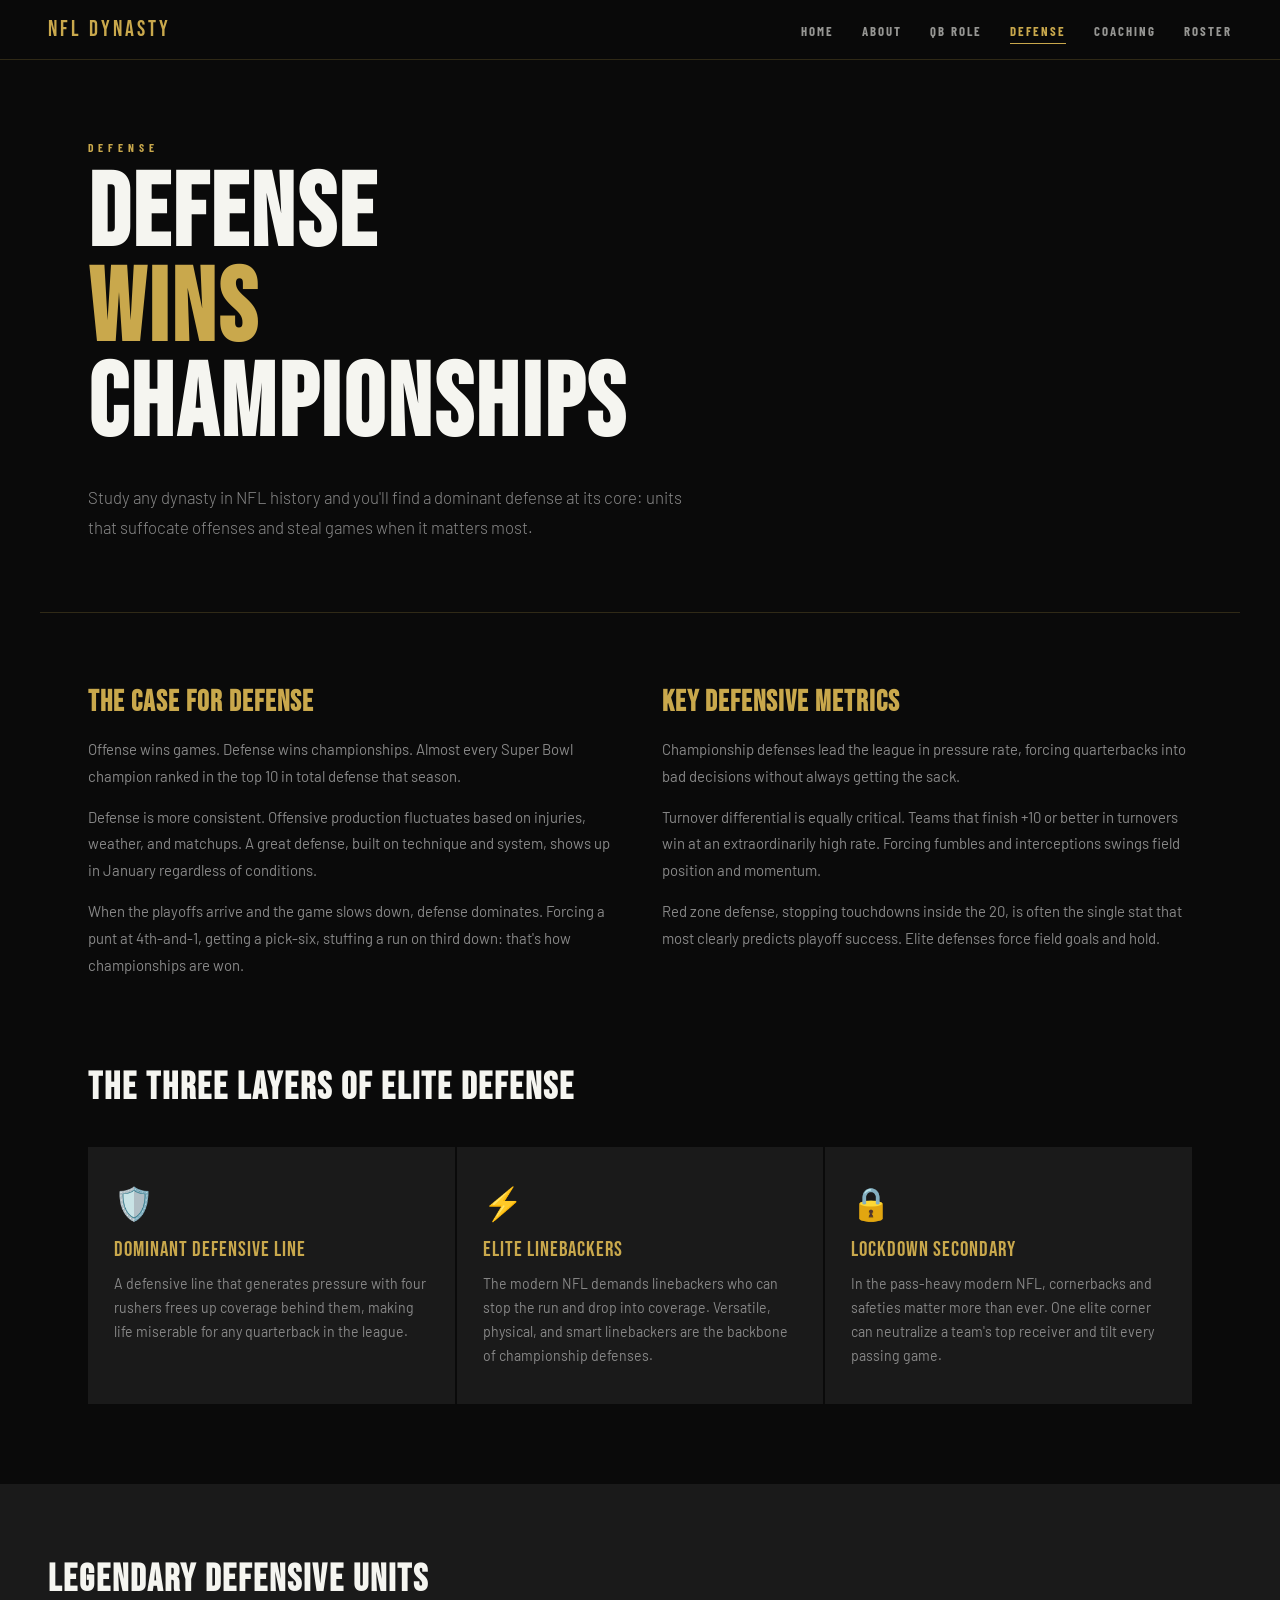
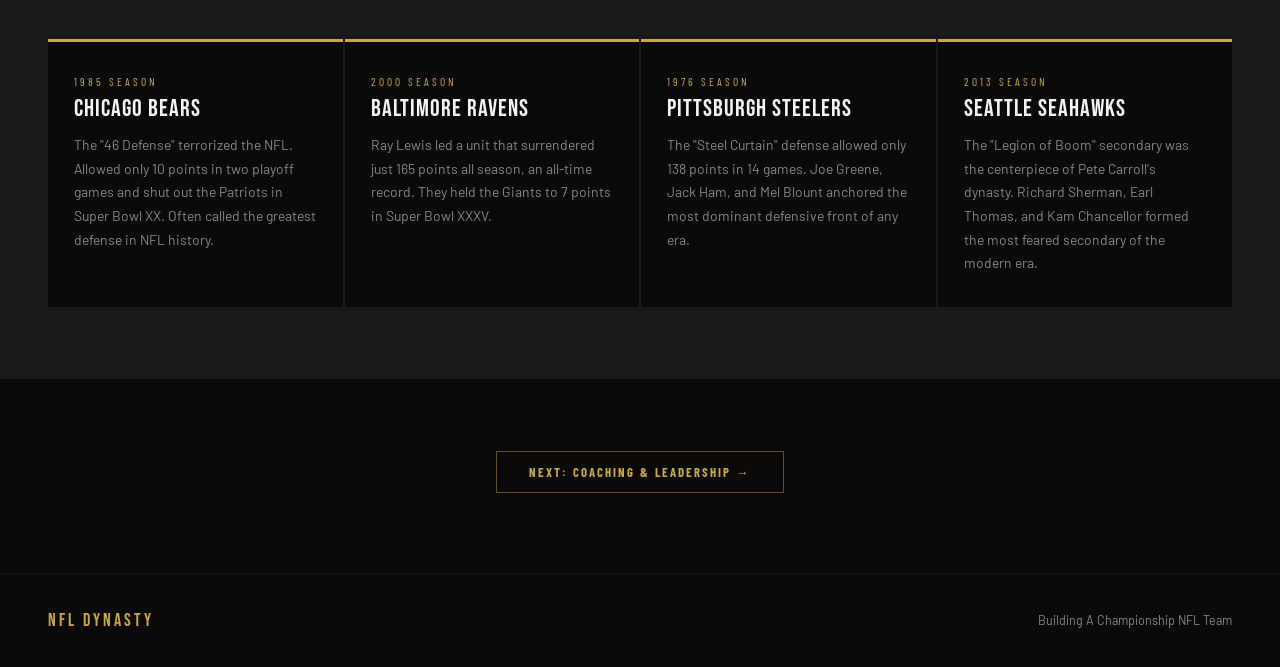
<file: defense.html>
<!DOCTYPE html>
<html lang="en">
<head>
<meta charset="UTF-8">
<meta name="viewport" content="width=device-width, initial-scale=1.0">
<title>Defense – Building A NFL Championship Team</title>
<link rel="stylesheet" href="styles.css">
</head>
<body>

<nav>
  <a class="nav-logo" href="index.html">NFL DYNASTY</a>
  <ul class="nav-links">
    <li><a href="index.html">Home</a></li>
    <li><a href="about.html">About</a></li>
    <li><a href="qb.html">QB Role</a></li>
    <li><a href="defense.html" class="active">Defense</a></li>
    <li><a href="coaching.html">Coaching</a></li>
    <li><a href="roster.html">Roster</a></li>
  </ul>
</nav>

<div class="page">
  <div class="page-hero">
    <p class="page-label">Defense</p>
    <h1 class="page-title">DEFENSE<br><span class="gold">WINS</span><br>CHAMPIONSHIPS</h1>
    <p class="page-intro">Study any dynasty in NFL history and you'll find a dominant defense at its core: units that suffocate offenses and steal games when it matters most.</p>
  </div>
  <div class="divider"></div>

  <div class="two-col" style="padding-bottom:72px;">
    <div>
      <h3 style="font-family:'Bebas Neue',sans-serif;font-size:1.8rem;letter-spacing:1px;margin-bottom:16px;">THE CASE FOR DEFENSE</h3>
      <p style="font-size:0.93rem;color:var(--gray);line-height:1.8;margin-bottom:14px;">Offense wins games. Defense wins championships. Almost every Super Bowl champion ranked in the top 10 in total defense that season.</p>
      <p style="font-size:0.93rem;color:var(--gray);line-height:1.8;margin-bottom:14px;">Defense is more consistent. Offensive production fluctuates based on injuries, weather, and matchups. A great defense, built on technique and system, shows up in January regardless of conditions.</p>
      <p style="font-size:0.93rem;color:var(--gray);line-height:1.8;">When the playoffs arrive and the game slows down, defense dominates. Forcing a punt at 4th-and-1, getting a pick-six, stuffing a run on third down: that's how championships are won.</p>
    </div>
    <div>
      <h3 style="font-family:'Bebas Neue',sans-serif;font-size:1.8rem;letter-spacing:1px;margin-bottom:16px;">KEY DEFENSIVE METRICS</h3>
      <p style="font-size:0.93rem;color:var(--gray);line-height:1.8;margin-bottom:14px;">Championship defenses lead the league in pressure rate, forcing quarterbacks into bad decisions without always getting the sack.</p>
      <p style="font-size:0.93rem;color:var(--gray);line-height:1.8;margin-bottom:14px;">Turnover differential is equally critical. Teams that finish +10 or better in turnovers win at an extraordinarily high rate. Forcing fumbles and interceptions swings field position and momentum.</p>
      <p style="font-size:0.93rem;color:var(--gray);line-height:1.8;">Red zone defense, stopping touchdowns inside the 20, is often the single stat that most clearly predicts playoff success. Elite defenses force field goals and hold.</p>
    </div>
  </div>

  <div class="section">
    <h2 class="section-title">THE THREE LAYERS OF ELITE DEFENSE</h2>
    <div class="def-grid">
      <div class="def-card"><div class="def-icon">🛡️</div><div class="def-title">Dominant Defensive Line</div><p class="def-desc">A defensive line that generates pressure with four rushers frees up coverage behind them, making life miserable for any quarterback in the league.</p></div>
      <div class="def-card"><div class="def-icon">⚡</div><div class="def-title">Elite Linebackers</div><p class="def-desc">The modern NFL demands linebackers who can stop the run and drop into coverage. Versatile, physical, and smart linebackers are the backbone of championship defenses.</p></div>
      <div class="def-card"><div class="def-icon">🔒</div><div class="def-title">Lockdown Secondary</div><p class="def-desc">In the pass-heavy modern NFL, cornerbacks and safeties matter more than ever. One elite corner can neutralize a team's top receiver and tilt every passing game.</p></div>
    </div>
  </div>

  <div class="dark-bg-section">
    <h2 class="section-title">LEGENDARY DEFENSIVE UNITS</h2>
    <div class="dynasty-cards">
      <div class="dynasty-card"><div class="dynasty-era">1985 Season</div><div class="dynasty-name">Chicago Bears</div><p class="dynasty-desc">The "46 Defense" terrorized the NFL. Allowed only 10 points in two playoff games and shut out the Patriots in Super Bowl XX. Often called the greatest defense in NFL history.</p></div>
      <div class="dynasty-card"><div class="dynasty-era">2000 Season</div><div class="dynasty-name">Baltimore Ravens</div><p class="dynasty-desc">Ray Lewis led a unit that surrendered just 165 points all season, an all-time record. They held the Giants to 7 points in Super Bowl XXXV.</p></div>
      <div class="dynasty-card"><div class="dynasty-era">1976 Season</div><div class="dynasty-name">Pittsburgh Steelers</div><p class="dynasty-desc">The "Steel Curtain" defense allowed only 138 points in 14 games. Joe Greene, Jack Ham, and Mel Blount anchored the most dominant defensive front of any era.</p></div>
      <div class="dynasty-card"><div class="dynasty-era">2013 Season</div><div class="dynasty-name">Seattle Seahawks</div><p class="dynasty-desc">The "Legion of Boom" secondary was the centerpiece of Pete Carroll's dynasty. Richard Sherman, Earl Thomas, and Kam Chancellor formed the most feared secondary of the modern era.</p></div>
    </div>
  </div>

  <div class="page-footer-nav">
    <a class="nav-btn" href="coaching.html">Next: Coaching &amp; Leadership →</a>
  </div>
  <footer>
    <div class="footer-logo">NFL DYNASTY</div>
    <div class="footer-text">Building A Championship NFL Team</div>
  </footer>
</div>

</body>
</html>
</file>
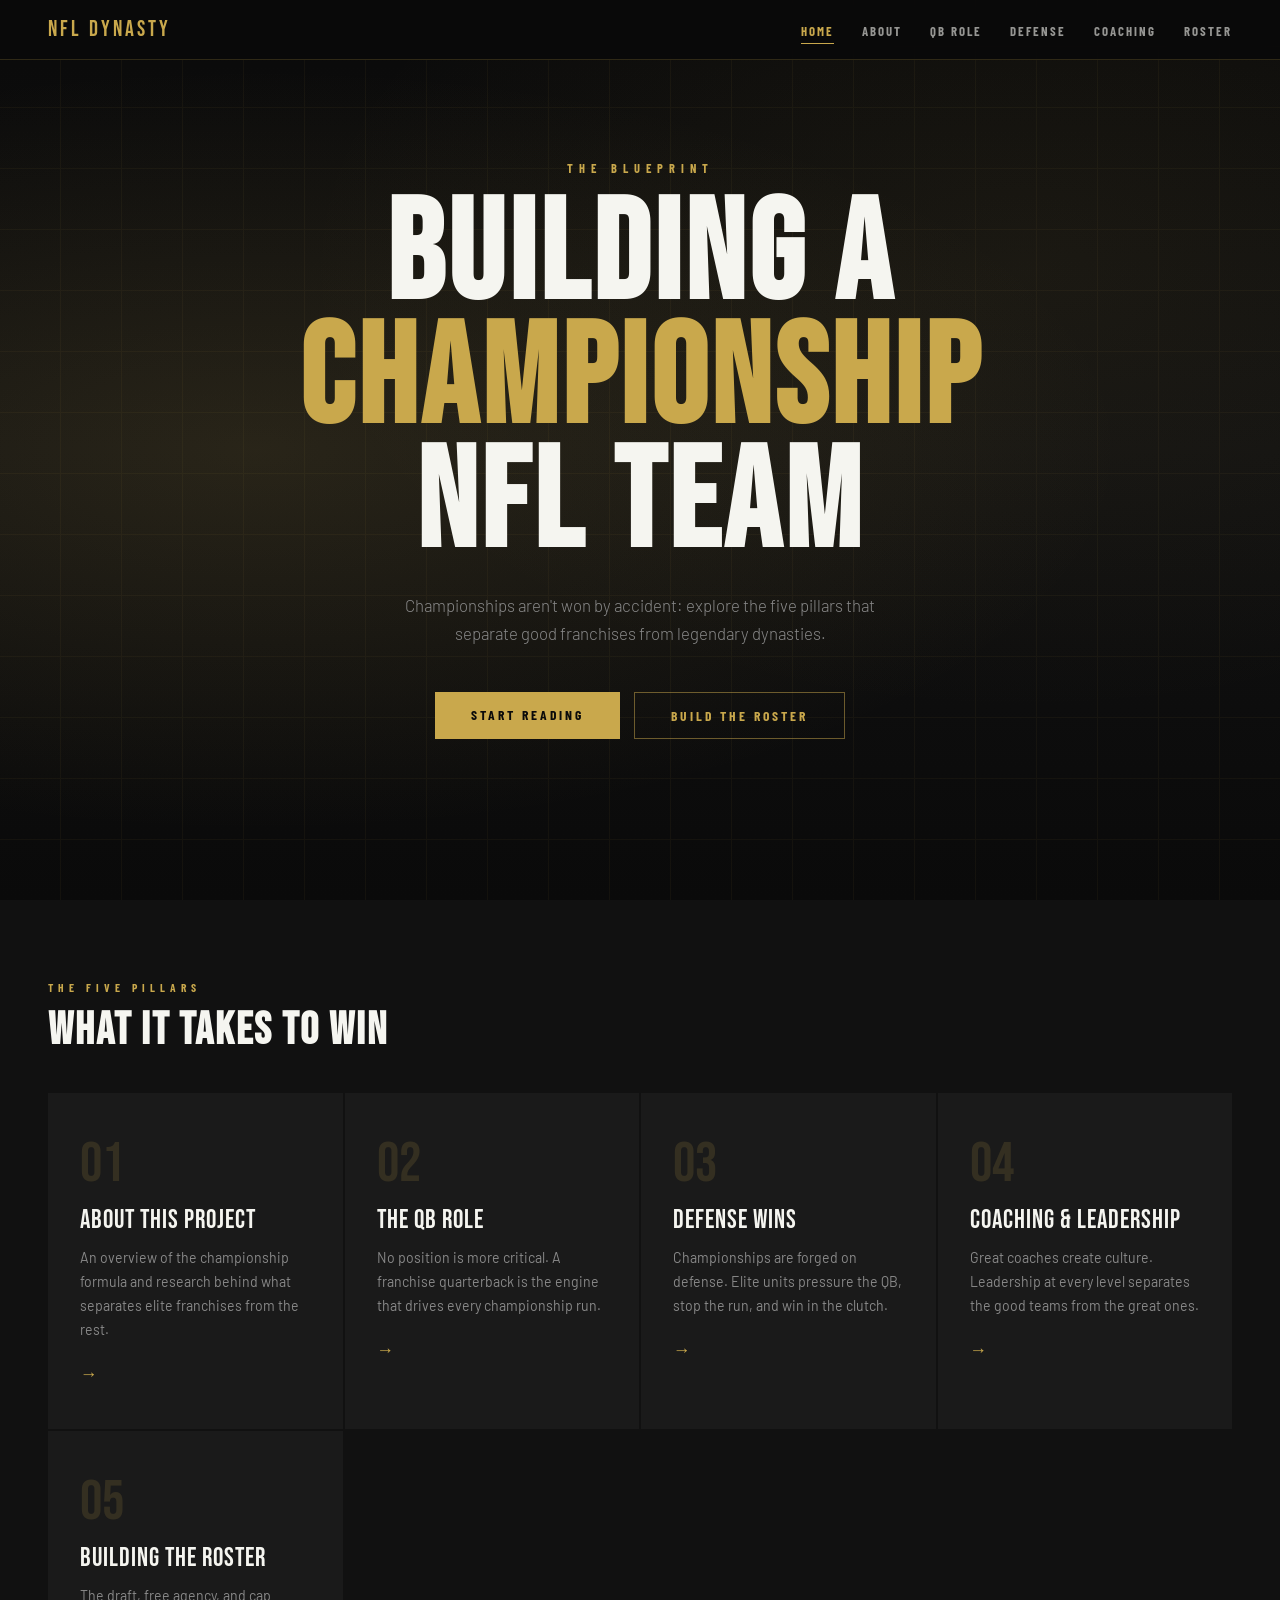
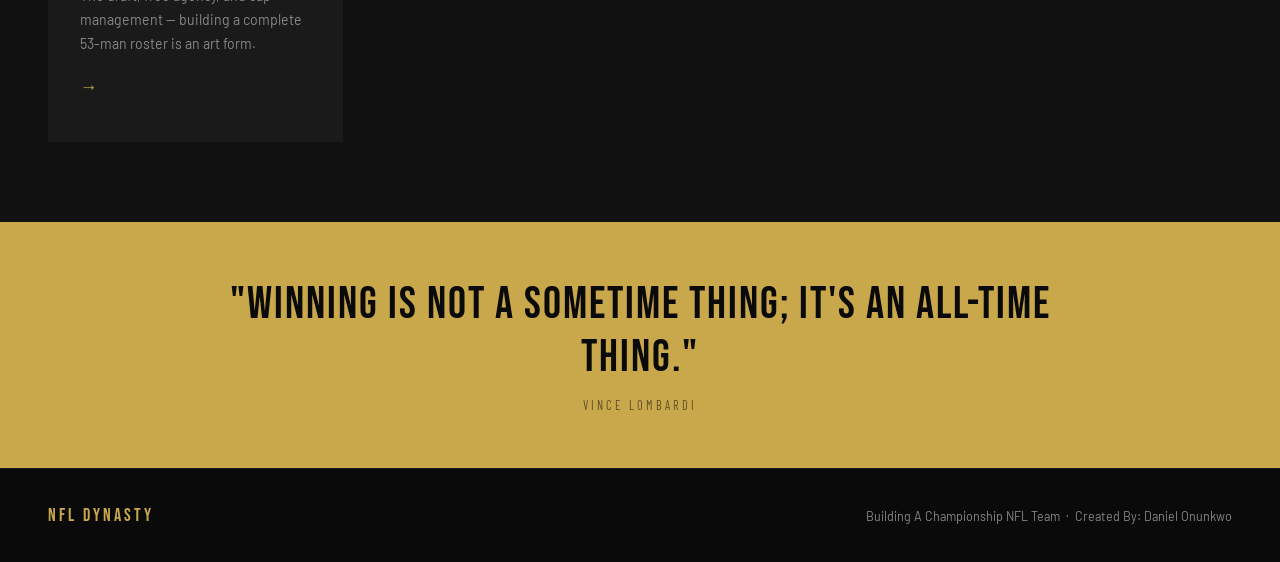
<file: home (1).html>
<!DOCTYPE html>
<html lang="en">
<head>
<meta charset="UTF-8">
<meta name="viewport" content="width=device-width, initial-scale=1.0">
<title>Home – Building A NFL Championship Team</title>
<link rel="stylesheet" href="styles.css">
</head>
<body>

<nav>
  <a class="nav-logo" href="home.html">NFL DYNASTY</a>
  <ul class="nav-links">
    <li><a href="home.html" class="active">Home</a></li>
    <li><a href="about.html">About</a></li>
    <li><a href="qb.html">QB Role</a></li>
    <li><a href="defense.html">Defense</a></li>
    <li><a href="coaching.html">Coaching</a></li>
    <li><a href="roster.html">Roster</a></li>
  </ul>
</nav>

<div class="page">
  <section class="hero">
    <div class="hero-bg"></div>
    <div class="hero-lines"></div>
    <div class="hero-content">
      <p class="hero-eyebrow">The Blueprint</p>
      <h1 class="hero-title">BUILDING A<br><span class="gold">CHAMPIONSHIP</span><br>NFL TEAM</h1>
      <p class="hero-sub">Championships aren't won by accident: explore the five pillars that separate good franchises from legendary dynasties.</p>
      <div class="hero-cta">
        <a class="btn-primary" href="about.html">Start Reading</a>
        <a class="btn-outline" href="roster.html">Build the Roster</a>
      </div>
    </div>
  </section>

  <div class="pillars-wrap">
    <div class="pillars-inner">
      <p class="page-label" style="margin-bottom:10px;">The Five Pillars</p>
      <h2 style="font-family:'Bebas Neue',sans-serif;font-size:2.8rem;letter-spacing:2px;margin-bottom:36px;">WHAT IT TAKES TO WIN</h2>
      <div class="pillars-grid">
        <a class="pillar-card" href="about.html">
          <div class="pillar-num">01</div>
          <div class="pillar-name">About This Project</div>
          <p class="pillar-desc">An overview of the championship formula and research behind what separates elite franchises from the rest.</p>
          <span class="pillar-arrow">→</span>
        </a>
        <a class="pillar-card" href="qb.html">
          <div class="pillar-num">02</div>
          <div class="pillar-name">The QB Role</div>
          <p class="pillar-desc">No position is more critical. A franchise quarterback is the engine that drives every championship run.</p>
          <span class="pillar-arrow">→</span>
        </a>
        <a class="pillar-card" href="defense.html">
          <div class="pillar-num">03</div>
          <div class="pillar-name">Defense Wins</div>
          <p class="pillar-desc">Championships are forged on defense. Elite units pressure the QB, stop the run, and win in the clutch.</p>
          <span class="pillar-arrow">→</span>
        </a>
        <a class="pillar-card" href="coaching.html">
          <div class="pillar-num">04</div>
          <div class="pillar-name">Coaching &amp; Leadership</div>
          <p class="pillar-desc">Great coaches create culture. Leadership at every level separates the good teams from the great ones.</p>
          <span class="pillar-arrow">→</span>
        </a>
        <a class="pillar-card" href="roster.html">
          <div class="pillar-num">05</div>
          <div class="pillar-name">Building the Roster</div>
          <p class="pillar-desc">The draft, free agency, and cap management — building a complete 53-man roster is an art form.</p>
          <span class="pillar-arrow">→</span>
        </a>
      </div>
    </div>
  </div>

  <div class="quote-banner">
    <p class="quote-text">"WINNING IS NOT A SOMETIME THING; IT'S AN ALL-TIME THING."</p>
    <p class="quote-attr">Vince Lombardi</p>
  </div>

  <footer>
    <div class="footer-logo">NFL DYNASTY</div>
    <div class="footer-text">Building A Championship NFL Team &nbsp;·&nbsp; Created By: Daniel Onunkwo</div>
  </footer>
</div>

</body>
</html>
</file>
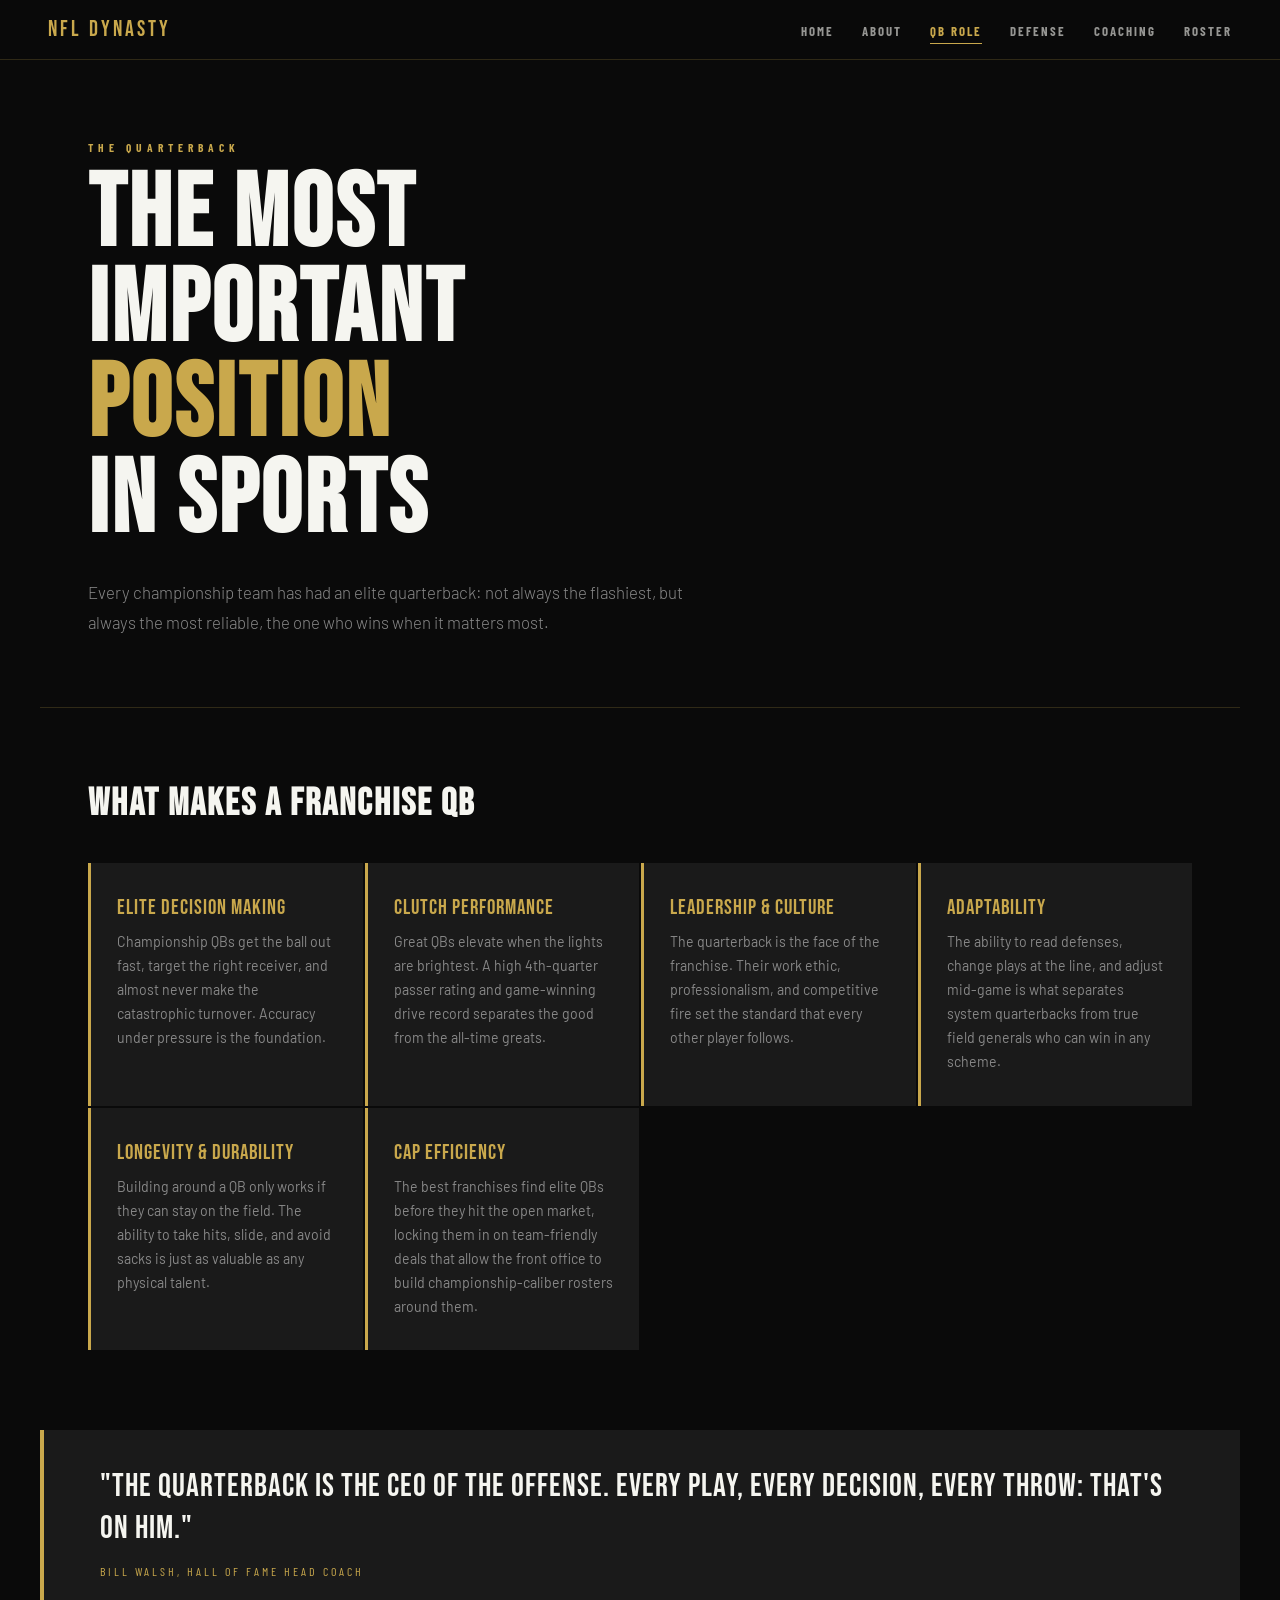
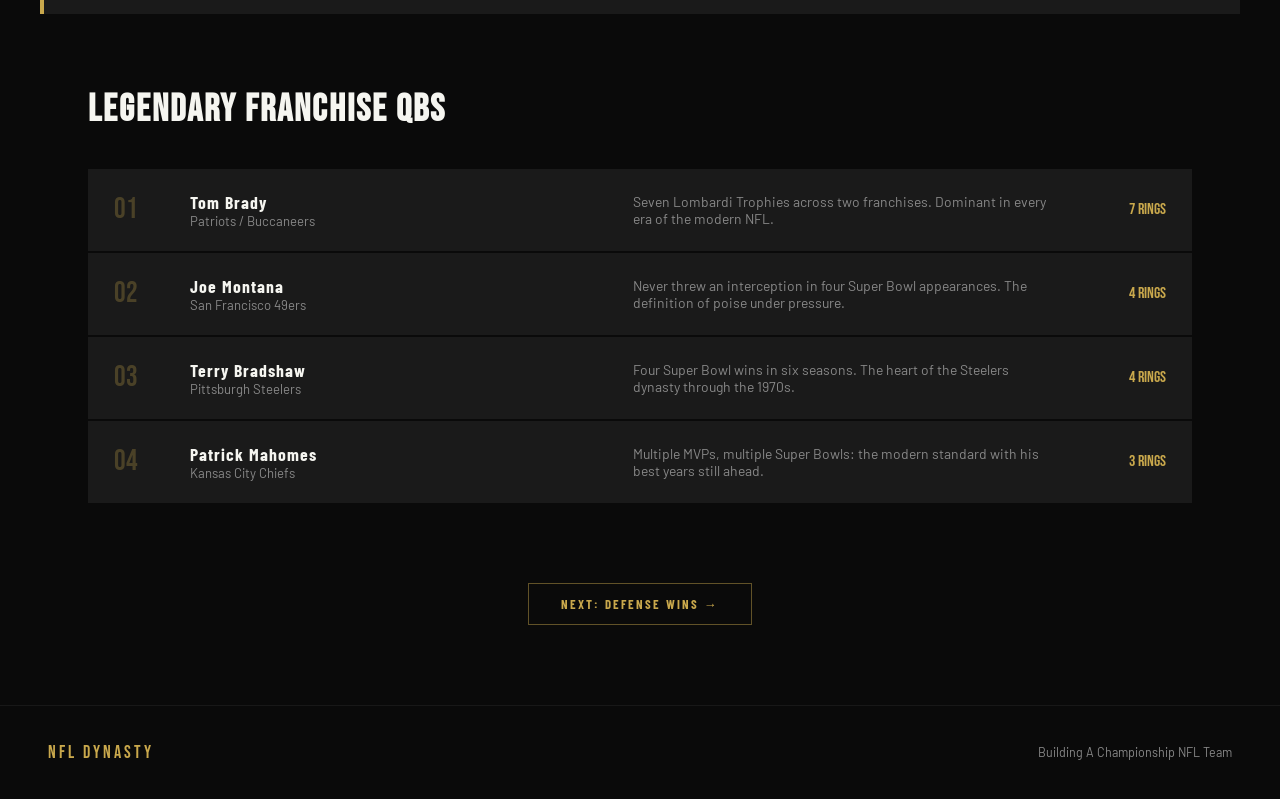
<file: qb (1).html>
<!DOCTYPE html>
<html lang="en">
<head>
<meta charset="UTF-8">
<meta name="viewport" content="width=device-width, initial-scale=1.0">
<title>QB Role – Building A NFL Championship Team</title>
<link rel="stylesheet" href="styles.css">
</head>
<body>

<nav>
  <a class="nav-logo" href="home.html">NFL DYNASTY</a>
  <ul class="nav-links">
    <li><a href="home.html">Home</a></li>
    <li><a href="about.html">About</a></li>
    <li><a href="qb.html" class="active">QB Role</a></li>
    <li><a href="defense.html">Defense</a></li>
    <li><a href="coaching.html">Coaching</a></li>
    <li><a href="roster.html">Roster</a></li>
  </ul>
</nav>

<div class="page">
  <div class="page-hero">
    <p class="page-label">The Quarterback</p>
    <h1 class="page-title">THE MOST<br>IMPORTANT<br><span class="gold">POSITION</span><br>IN SPORTS</h1>
    <p class="page-intro">Every championship team has had an elite quarterback: not always the flashiest, but always the most reliable, the one who wins when it matters most.</p>
  </div>
  <div class="divider"></div>

  <div class="section">
    <h2 class="section-title">WHAT MAKES A FRANCHISE QB</h2>
    <div class="traits-grid">
      <div class="trait-card"><div class="trait-title">Elite Decision Making</div><p class="trait-desc">Championship QBs get the ball out fast, target the right receiver, and almost never make the catastrophic turnover. Accuracy under pressure is the foundation.</p></div>
      <div class="trait-card"><div class="trait-title">Clutch Performance</div><p class="trait-desc">Great QBs elevate when the lights are brightest. A high 4th-quarter passer rating and game-winning drive record separates the good from the all-time greats.</p></div>
      <div class="trait-card"><div class="trait-title">Leadership & Culture</div><p class="trait-desc">The quarterback is the face of the franchise. Their work ethic, professionalism, and competitive fire set the standard that every other player follows.</p></div>
      <div class="trait-card"><div class="trait-title">Adaptability</div><p class="trait-desc">The ability to read defenses, change plays at the line, and adjust mid-game is what separates system quarterbacks from true field generals who can win in any scheme.</p></div>
      <div class="trait-card"><div class="trait-title">Longevity & Durability</div><p class="trait-desc">Building around a QB only works if they can stay on the field. The ability to take hits, slide, and avoid sacks is just as valuable as any physical talent.</p></div>
      <div class="trait-card"><div class="trait-title">Cap Efficiency</div><p class="trait-desc">The best franchises find elite QBs before they hit the open market, locking them in on team-friendly deals that allow the front office to build championship-caliber rosters around them.</p></div>
    </div>
  </div>

  <div class="pull-quote" style="padding:36px 48px 36px 56px;">
    <p>"The quarterback is the CEO of the offense. Every play, every decision, every throw: that's on him."</p>
    <cite>Bill Walsh, Hall of Fame Head Coach</cite>
  </div>

  <div class="section">
    <h2 class="section-title">LEGENDARY FRANCHISE QBs</h2>
    <div class="legend-list">
      <div class="legend-row">
        <div class="legend-num">01</div>
        <div><div class="legend-name">Tom Brady</div><div class="legend-team">Patriots / Buccaneers</div></div>
        <div style="font-size:0.87rem;color:var(--gray);">Seven Lombardi Trophies across two franchises. Dominant in every era of the modern NFL.</div>
        <div class="legend-rings">7 Rings</div>
      </div>
      <div class="legend-row">
        <div class="legend-num">02</div>
        <div><div class="legend-name">Joe Montana</div><div class="legend-team">San Francisco 49ers</div></div>
        <div style="font-size:0.87rem;color:var(--gray);">Never threw an interception in four Super Bowl appearances. The definition of poise under pressure.</div>
        <div class="legend-rings">4 Rings</div>
      </div>
      <div class="legend-row">
        <div class="legend-num">03</div>
        <div><div class="legend-name">Terry Bradshaw</div><div class="legend-team">Pittsburgh Steelers</div></div>
        <div style="font-size:0.87rem;color:var(--gray);">Four Super Bowl wins in six seasons. The heart of the Steelers dynasty through the 1970s.</div>
        <div class="legend-rings">4 Rings</div>
      </div>
      <div class="legend-row">
        <div class="legend-num">04</div>
        <div><div class="legend-name">Patrick Mahomes</div><div class="legend-team">Kansas City Chiefs</div></div>
        <div style="font-size:0.87rem;color:var(--gray);">Multiple MVPs, multiple Super Bowls: the modern standard with his best years still ahead.</div>
        <div class="legend-rings">3 Rings</div>
      </div>
    </div>
  </div>

  <div class="page-footer-nav">
    <a class="nav-btn" href="defense.html">Next: Defense Wins →</a>
  </div>
  <footer>
    <div class="footer-logo">NFL DYNASTY</div>
    <div class="footer-text">Building A Championship NFL Team</div>
  </footer>
</div>

</body>
</html>
</file>
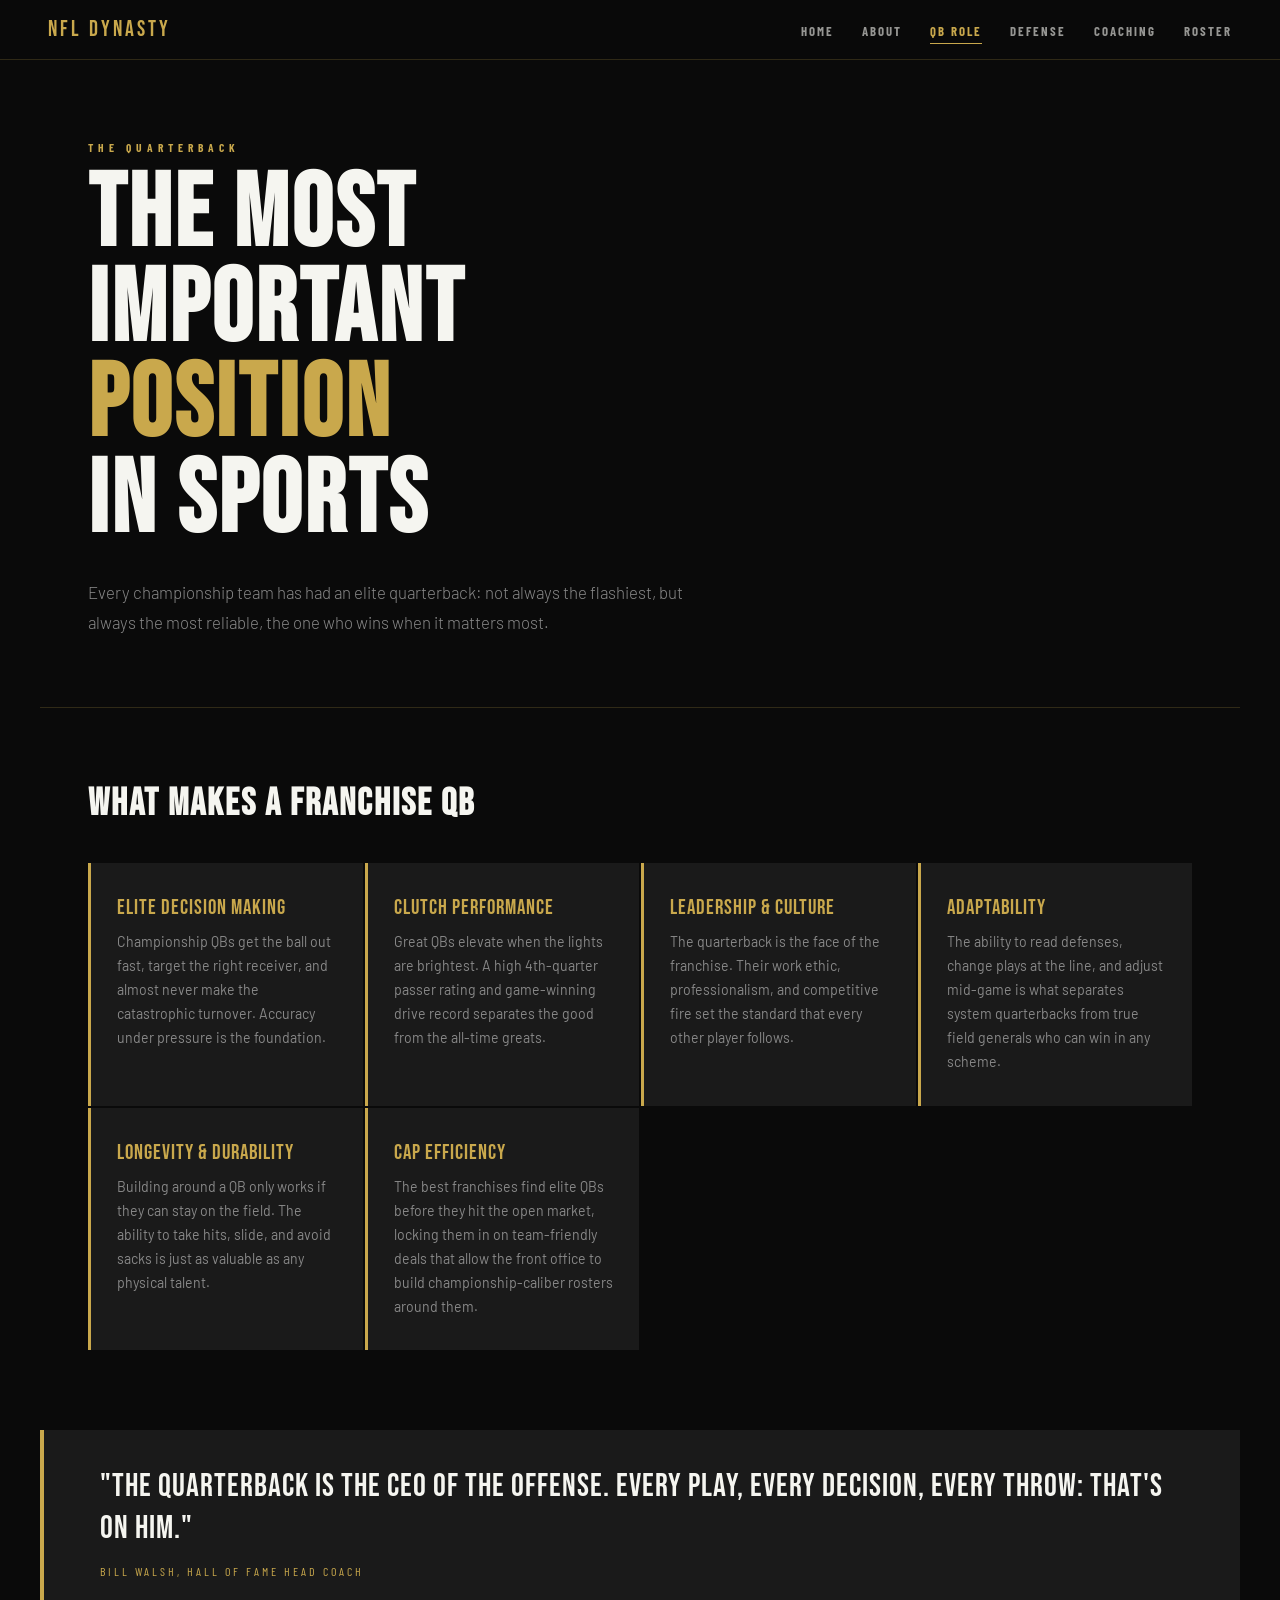
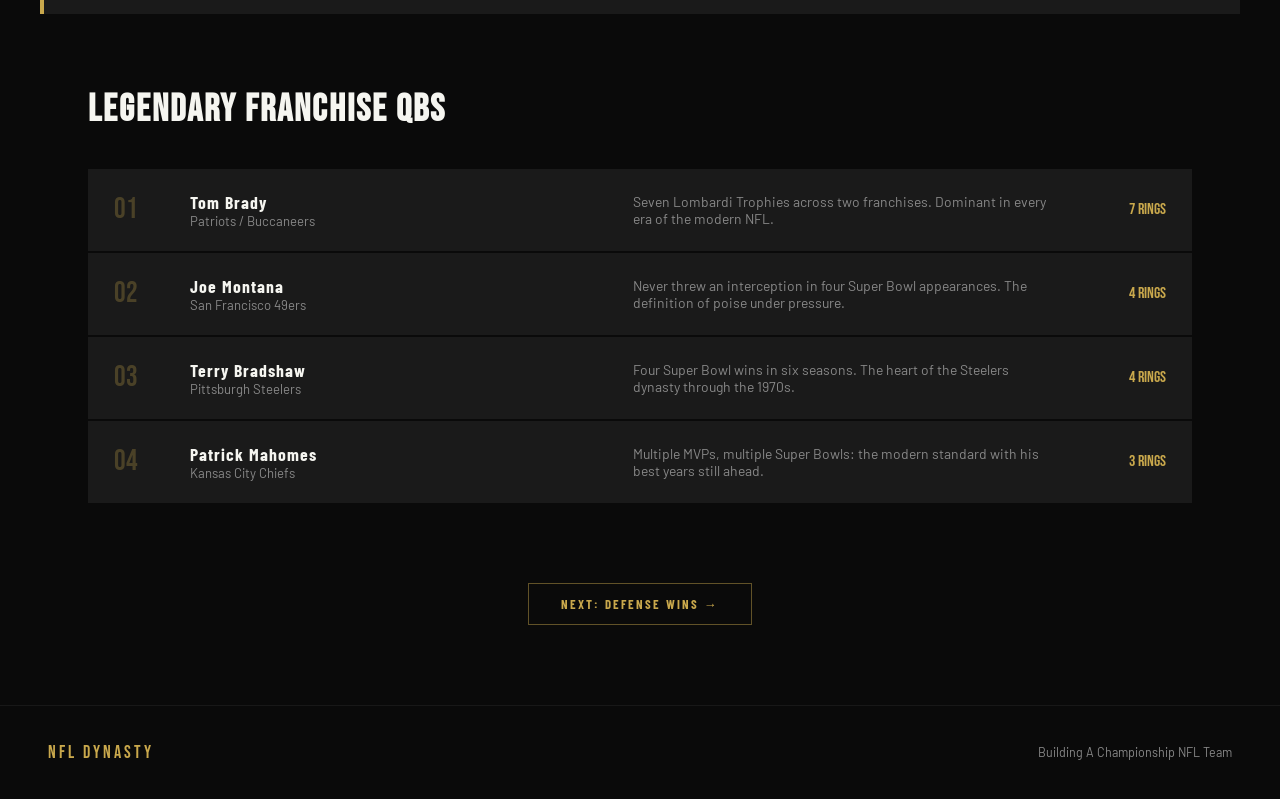
<file: qb.html>
<!DOCTYPE html>
<html lang="en">
<head>
<meta charset="UTF-8">
<meta name="viewport" content="width=device-width, initial-scale=1.0">
<title>QB Role – Building A NFL Championship Team</title>
<link rel="stylesheet" href="styles.css">
</head>
<body>

<nav>
  <a class="nav-logo" href="index.html">NFL DYNASTY</a>
  <ul class="nav-links">
    <li><a href="index.html">Home</a></li>
    <li><a href="about.html">About</a></li>
    <li><a href="qb.html" class="active">QB Role</a></li>
    <li><a href="defense.html">Defense</a></li>
    <li><a href="coaching.html">Coaching</a></li>
    <li><a href="roster.html">Roster</a></li>
  </ul>
</nav>

<div class="page">
  <div class="page-hero">
    <p class="page-label">The Quarterback</p>
    <h1 class="page-title">THE MOST<br>IMPORTANT<br><span class="gold">POSITION</span><br>IN SPORTS</h1>
    <p class="page-intro">Every championship team has had an elite quarterback: not always the flashiest, but always the most reliable, the one who wins when it matters most.</p>
  </div>
  <div class="divider"></div>

  <div class="section">
    <h2 class="section-title">WHAT MAKES A FRANCHISE QB</h2>
    <div class="traits-grid">
      <div class="trait-card"><div class="trait-title">Elite Decision Making</div><p class="trait-desc">Championship QBs get the ball out fast, target the right receiver, and almost never make the catastrophic turnover. Accuracy under pressure is the foundation.</p></div>
      <div class="trait-card"><div class="trait-title">Clutch Performance</div><p class="trait-desc">Great QBs elevate when the lights are brightest. A high 4th-quarter passer rating and game-winning drive record separates the good from the all-time greats.</p></div>
      <div class="trait-card"><div class="trait-title">Leadership & Culture</div><p class="trait-desc">The quarterback is the face of the franchise. Their work ethic, professionalism, and competitive fire set the standard that every other player follows.</p></div>
      <div class="trait-card"><div class="trait-title">Adaptability</div><p class="trait-desc">The ability to read defenses, change plays at the line, and adjust mid-game is what separates system quarterbacks from true field generals who can win in any scheme.</p></div>
      <div class="trait-card"><div class="trait-title">Longevity & Durability</div><p class="trait-desc">Building around a QB only works if they can stay on the field. The ability to take hits, slide, and avoid sacks is just as valuable as any physical talent.</p></div>
      <div class="trait-card"><div class="trait-title">Cap Efficiency</div><p class="trait-desc">The best franchises find elite QBs before they hit the open market, locking them in on team-friendly deals that allow the front office to build championship-caliber rosters around them.</p></div>
    </div>
  </div>

  <div class="pull-quote" style="padding:36px 48px 36px 56px;">
    <p>"The quarterback is the CEO of the offense. Every play, every decision, every throw: that's on him."</p>
    <cite>Bill Walsh, Hall of Fame Head Coach</cite>
  </div>

  <div class="section">
    <h2 class="section-title">LEGENDARY FRANCHISE QBs</h2>
    <div class="legend-list">
      <div class="legend-row">
        <div class="legend-num">01</div>
        <div><div class="legend-name">Tom Brady</div><div class="legend-team">Patriots / Buccaneers</div></div>
        <div style="font-size:0.87rem;color:var(--gray);">Seven Lombardi Trophies across two franchises. Dominant in every era of the modern NFL.</div>
        <div class="legend-rings">7 Rings</div>
      </div>
      <div class="legend-row">
        <div class="legend-num">02</div>
        <div><div class="legend-name">Joe Montana</div><div class="legend-team">San Francisco 49ers</div></div>
        <div style="font-size:0.87rem;color:var(--gray);">Never threw an interception in four Super Bowl appearances. The definition of poise under pressure.</div>
        <div class="legend-rings">4 Rings</div>
      </div>
      <div class="legend-row">
        <div class="legend-num">03</div>
        <div><div class="legend-name">Terry Bradshaw</div><div class="legend-team">Pittsburgh Steelers</div></div>
        <div style="font-size:0.87rem;color:var(--gray);">Four Super Bowl wins in six seasons. The heart of the Steelers dynasty through the 1970s.</div>
        <div class="legend-rings">4 Rings</div>
      </div>
      <div class="legend-row">
        <div class="legend-num">04</div>
        <div><div class="legend-name">Patrick Mahomes</div><div class="legend-team">Kansas City Chiefs</div></div>
        <div style="font-size:0.87rem;color:var(--gray);">Multiple MVPs, multiple Super Bowls: the modern standard with his best years still ahead.</div>
        <div class="legend-rings">3 Rings</div>
      </div>
    </div>
  </div>

  <div class="page-footer-nav">
    <a class="nav-btn" href="defense.html">Next: Defense Wins →</a>
  </div>
  <footer>
    <div class="footer-logo">NFL DYNASTY</div>
    <div class="footer-text">Building A Championship NFL Team</div>
  </footer>
</div>

</body>
</html>
</file>
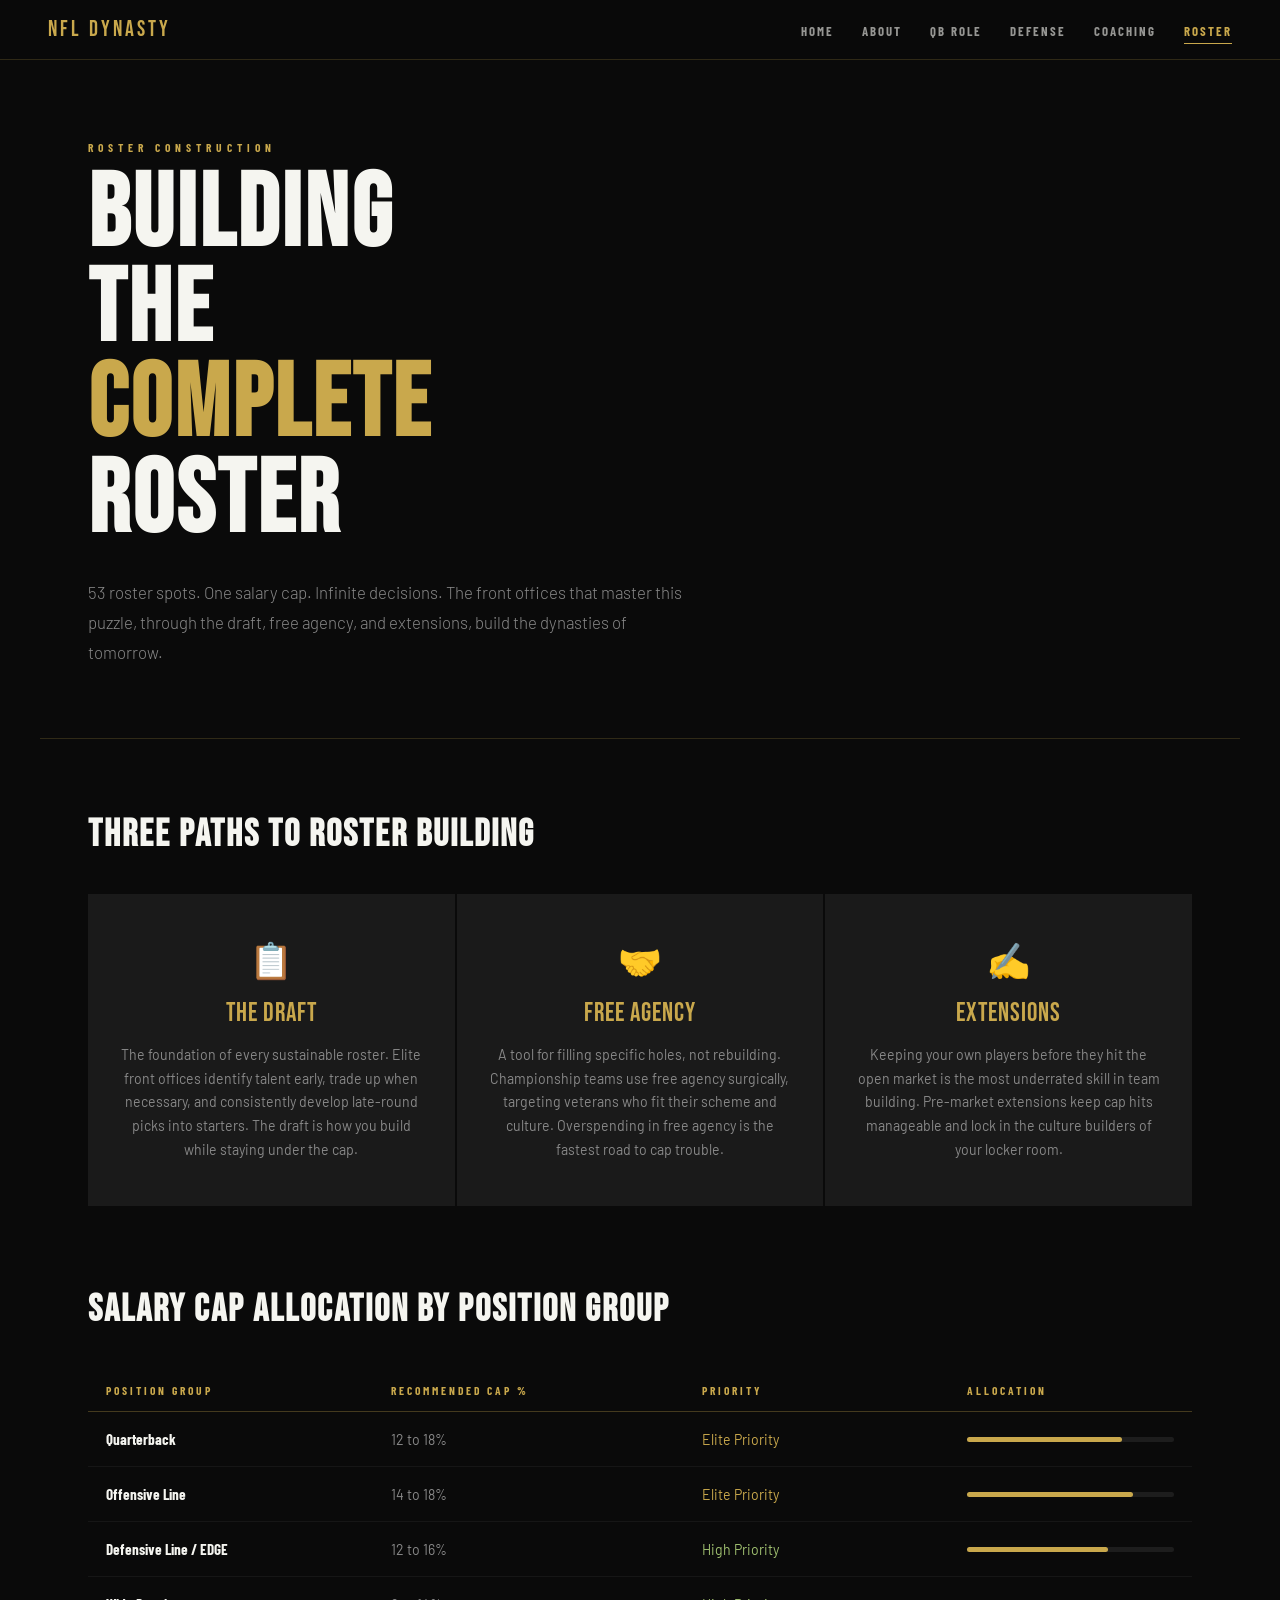
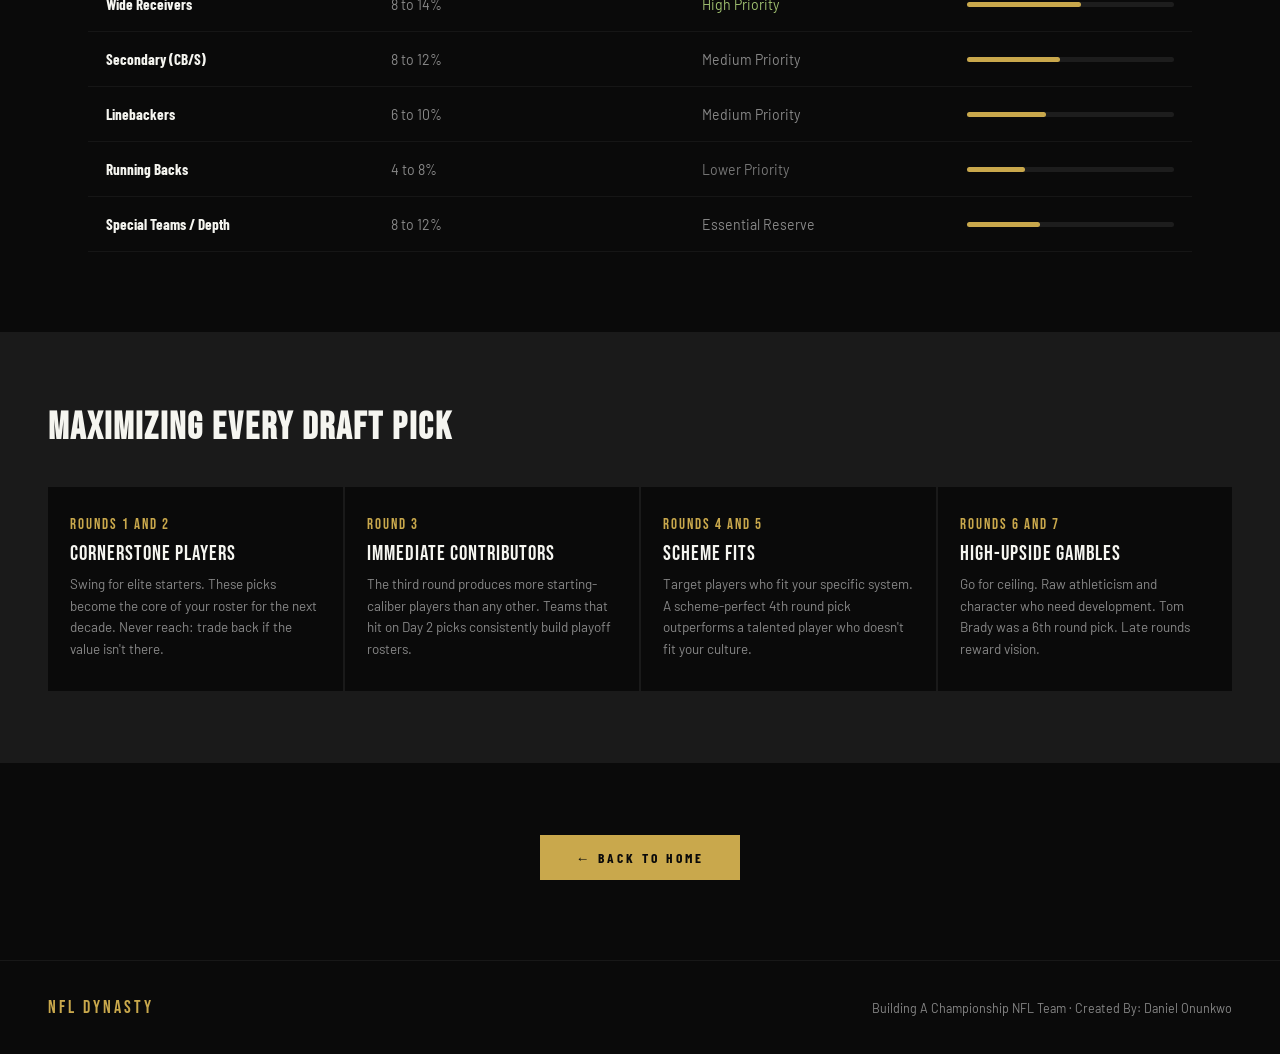
<file: roster (1).html>
<!DOCTYPE html>
<html lang="en">
<head>
<meta charset="UTF-8">
<meta name="viewport" content="width=device-width, initial-scale=1.0">
<title>Roster – Building A NFL Championship Team</title>
<link rel="stylesheet" href="styles.css">
</head>
<body>

<nav>
  <a class="nav-logo" href="home.html">NFL DYNASTY</a>
  <ul class="nav-links">
    <li><a href="home.html">Home</a></li>
    <li><a href="about.html">About</a></li>
    <li><a href="qb.html">QB Role</a></li>
    <li><a href="defense.html">Defense</a></li>
    <li><a href="coaching.html">Coaching</a></li>
    <li><a href="roster.html" class="active">Roster</a></li>
  </ul>
</nav>

<div class="page">
  <div class="page-hero">
    <p class="page-label">Roster Construction</p>
    <h1 class="page-title">BUILDING<br>THE<br><span class="gold">COMPLETE</span><br>ROSTER</h1>
    <p class="page-intro">53 roster spots. One salary cap. Infinite decisions. The front offices that master this puzzle, through the draft, free agency, and extensions, build the dynasties of tomorrow.</p>
  </div>
  <div class="divider"></div>

  <div class="section">
    <h2 class="section-title">THREE PATHS TO ROSTER BUILDING</h2>
    <div class="roster-paths">
      <div class="path-card"><div class="path-icon">📋</div><div class="path-title">The Draft</div><p class="path-desc">The foundation of every sustainable roster. Elite front offices identify talent early, trade up when necessary, and consistently develop late-round picks into starters. The draft is how you build while staying under the cap.</p></div>
      <div class="path-card"><div class="path-icon">🤝</div><div class="path-title">Free Agency</div><p class="path-desc">A tool for filling specific holes, not rebuilding. Championship teams use free agency surgically, targeting veterans who fit their scheme and culture. Overspending in free agency is the fastest road to cap trouble.</p></div>
      <div class="path-card"><div class="path-icon">✍️</div><div class="path-title">Extensions</div><p class="path-desc">Keeping your own players before they hit the open market is the most underrated skill in team building. Pre-market extensions keep cap hits manageable and lock in the culture builders of your locker room.</p></div>
    </div>
  </div>

  <div class="section">
    <h2 class="section-title">SALARY CAP ALLOCATION BY POSITION GROUP</h2>
    <table class="cap-table">
      <thead>
        <tr><th>Position Group</th><th>Recommended Cap %</th><th>Priority</th><th>Allocation</th></tr>
      </thead>
      <tbody>
        <tr><td>Quarterback</td><td>12 to 18%</td><td style="color:var(--gold)">Elite Priority</td><td><div class="bar-wrap"><div class="bar" style="width:75%"></div></div></td></tr>
        <tr><td>Offensive Line</td><td>14 to 18%</td><td style="color:var(--gold)">Elite Priority</td><td><div class="bar-wrap"><div class="bar" style="width:80%"></div></div></td></tr>
        <tr><td>Defensive Line / EDGE</td><td>12 to 16%</td><td style="color:#a0c070">High Priority</td><td><div class="bar-wrap"><div class="bar" style="width:68%"></div></div></td></tr>
        <tr><td>Wide Receivers</td><td>8 to 14%</td><td style="color:#a0c070">High Priority</td><td><div class="bar-wrap"><div class="bar" style="width:55%"></div></div></td></tr>
        <tr><td>Secondary (CB/S)</td><td>8 to 12%</td><td style="color:var(--gray)">Medium Priority</td><td><div class="bar-wrap"><div class="bar" style="width:45%"></div></div></td></tr>
        <tr><td>Linebackers</td><td>6 to 10%</td><td style="color:var(--gray)">Medium Priority</td><td><div class="bar-wrap"><div class="bar" style="width:38%"></div></div></td></tr>
        <tr><td>Running Backs</td><td>4 to 8%</td><td style="color:#777">Lower Priority</td><td><div class="bar-wrap"><div class="bar" style="width:28%"></div></div></td></tr>
        <tr><td>Special Teams / Depth</td><td>8 to 12%</td><td style="color:var(--gray)">Essential Reserve</td><td><div class="bar-wrap"><div class="bar" style="width:35%"></div></div></td></tr>
      </tbody>
    </table>
  </div>

  <div class="dark-bg-section">
    <h2 class="section-title">MAXIMIZING EVERY DRAFT PICK</h2>
    <div class="draft-rounds">
      <div class="round-card"><div class="round-label">Rounds 1 and 2</div><div class="round-title">Cornerstone Players</div><p class="round-desc">Swing for elite starters. These picks become the core of your roster for the next decade. Never reach: trade back if the value isn't there.</p></div>
      <div class="round-card"><div class="round-label">Round 3</div><div class="round-title">Immediate Contributors</div><p class="round-desc">The third round produces more starting-caliber players than any other. Teams that hit on Day 2 picks consistently build playoff rosters.</p></div>
      <div class="round-card"><div class="round-label">Rounds 4 and 5</div><div class="round-title">Scheme Fits</div><p class="round-desc">Target players who fit your specific system. A scheme-perfect 4th round pick outperforms a talented player who doesn't fit your culture.</p></div>
      <div class="round-card"><div class="round-label">Rounds 6 and 7</div><div class="round-title">High-Upside Gambles</div><p class="round-desc">Go for ceiling. Raw athleticism and character who need development. Tom Brady was a 6th round pick. Late rounds reward vision.</p></div>
    </div>
  </div>

  <div class="page-footer-nav">
    <a class="btn-primary" href="home.html">← Back to Home</a>
  </div>
  <footer>
    <div class="footer-logo">NFL DYNASTY</div>
    <div class="footer-text">Building A Championship NFL Team · Created By: Daniel Onunkwo</div>
  </footer>
</div>

</body>
</html>
</file>
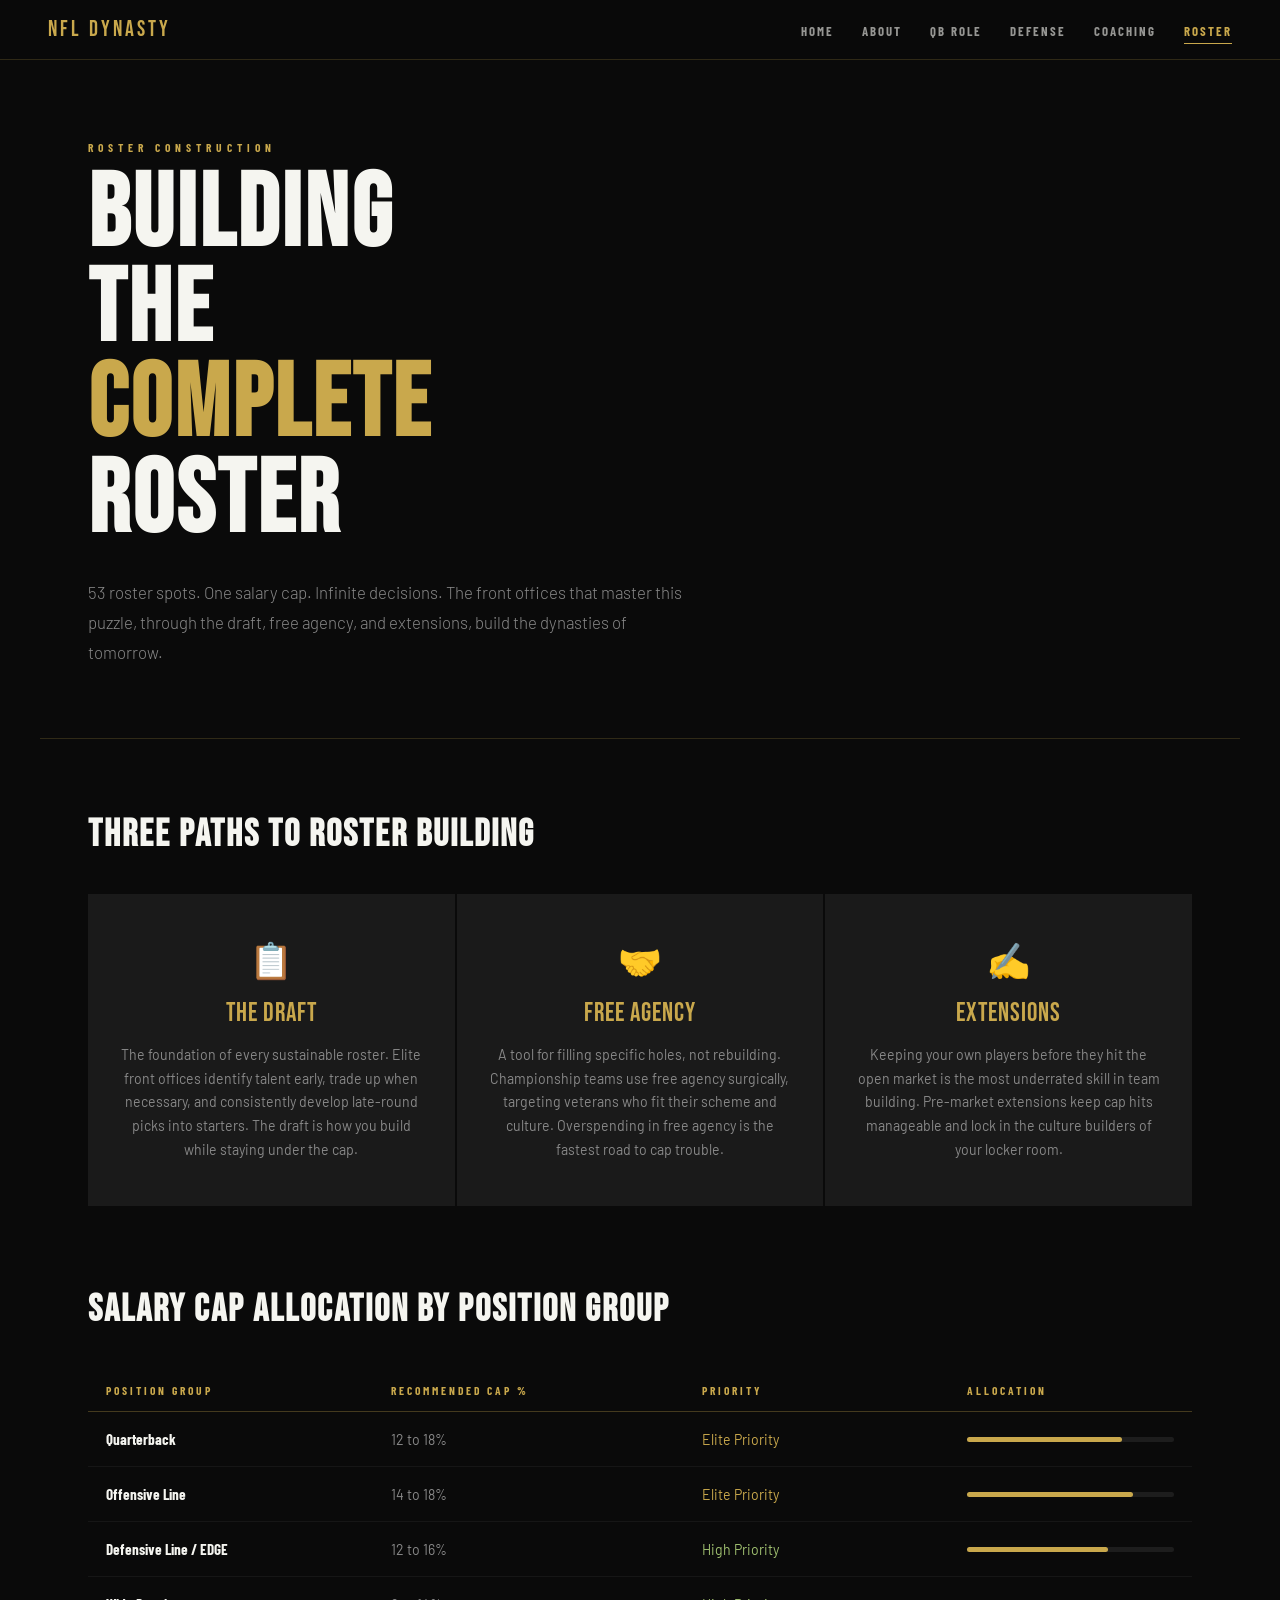
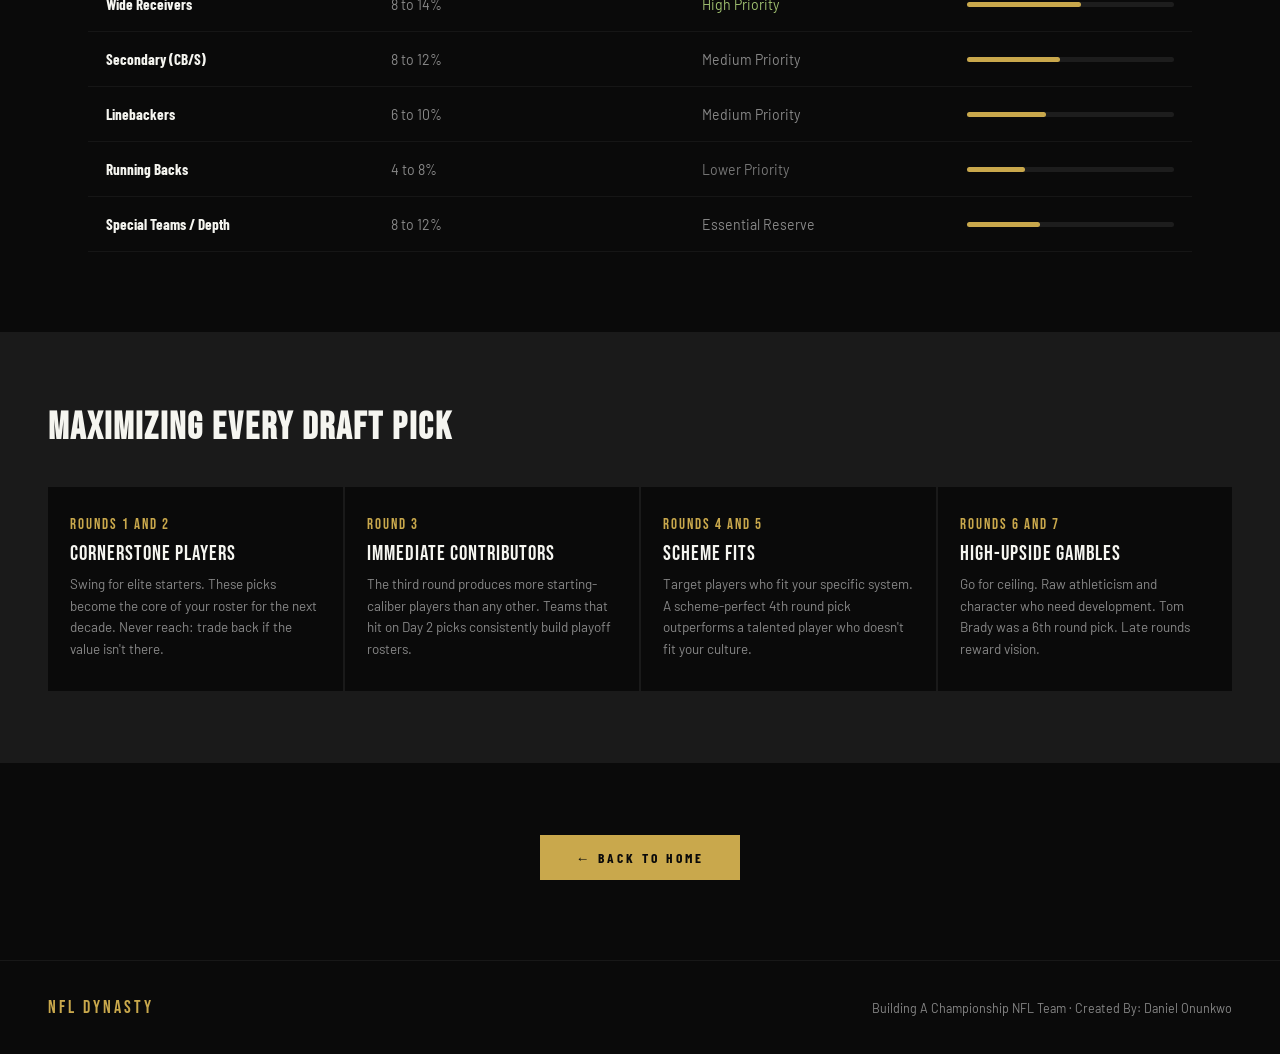
<file: roster.html>
<!DOCTYPE html>
<html lang="en">
<head>
<meta charset="UTF-8">
<meta name="viewport" content="width=device-width, initial-scale=1.0">
<title>Roster – Building A NFL Championship Team</title>
<link rel="stylesheet" href="styles.css">
</head>
<body>

<nav>
  <a class="nav-logo" href="index.html">NFL DYNASTY</a>
  <ul class="nav-links">
    <li><a href="index.html">Home</a></li>
    <li><a href="about.html">About</a></li>
    <li><a href="qb.html">QB Role</a></li>
    <li><a href="defense.html">Defense</a></li>
    <li><a href="coaching.html">Coaching</a></li>
    <li><a href="roster.html" class="active">Roster</a></li>
  </ul>
</nav>

<div class="page">
  <div class="page-hero">
    <p class="page-label">Roster Construction</p>
    <h1 class="page-title">BUILDING<br>THE<br><span class="gold">COMPLETE</span><br>ROSTER</h1>
    <p class="page-intro">53 roster spots. One salary cap. Infinite decisions. The front offices that master this puzzle, through the draft, free agency, and extensions, build the dynasties of tomorrow.</p>
  </div>
  <div class="divider"></div>

  <div class="section">
    <h2 class="section-title">THREE PATHS TO ROSTER BUILDING</h2>
    <div class="roster-paths">
      <div class="path-card"><div class="path-icon">📋</div><div class="path-title">The Draft</div><p class="path-desc">The foundation of every sustainable roster. Elite front offices identify talent early, trade up when necessary, and consistently develop late-round picks into starters. The draft is how you build while staying under the cap.</p></div>
      <div class="path-card"><div class="path-icon">🤝</div><div class="path-title">Free Agency</div><p class="path-desc">A tool for filling specific holes, not rebuilding. Championship teams use free agency surgically, targeting veterans who fit their scheme and culture. Overspending in free agency is the fastest road to cap trouble.</p></div>
      <div class="path-card"><div class="path-icon">✍️</div><div class="path-title">Extensions</div><p class="path-desc">Keeping your own players before they hit the open market is the most underrated skill in team building. Pre-market extensions keep cap hits manageable and lock in the culture builders of your locker room.</p></div>
    </div>
  </div>

  <div class="section">
    <h2 class="section-title">SALARY CAP ALLOCATION BY POSITION GROUP</h2>
    <table class="cap-table">
      <thead>
        <tr><th>Position Group</th><th>Recommended Cap %</th><th>Priority</th><th>Allocation</th></tr>
      </thead>
      <tbody>
        <tr><td>Quarterback</td><td>12 to 18%</td><td style="color:var(--gold)">Elite Priority</td><td><div class="bar-wrap"><div class="bar" style="width:75%"></div></div></td></tr>
        <tr><td>Offensive Line</td><td>14 to 18%</td><td style="color:var(--gold)">Elite Priority</td><td><div class="bar-wrap"><div class="bar" style="width:80%"></div></div></td></tr>
        <tr><td>Defensive Line / EDGE</td><td>12 to 16%</td><td style="color:#a0c070">High Priority</td><td><div class="bar-wrap"><div class="bar" style="width:68%"></div></div></td></tr>
        <tr><td>Wide Receivers</td><td>8 to 14%</td><td style="color:#a0c070">High Priority</td><td><div class="bar-wrap"><div class="bar" style="width:55%"></div></div></td></tr>
        <tr><td>Secondary (CB/S)</td><td>8 to 12%</td><td style="color:var(--gray)">Medium Priority</td><td><div class="bar-wrap"><div class="bar" style="width:45%"></div></div></td></tr>
        <tr><td>Linebackers</td><td>6 to 10%</td><td style="color:var(--gray)">Medium Priority</td><td><div class="bar-wrap"><div class="bar" style="width:38%"></div></div></td></tr>
        <tr><td>Running Backs</td><td>4 to 8%</td><td style="color:#777">Lower Priority</td><td><div class="bar-wrap"><div class="bar" style="width:28%"></div></div></td></tr>
        <tr><td>Special Teams / Depth</td><td>8 to 12%</td><td style="color:var(--gray)">Essential Reserve</td><td><div class="bar-wrap"><div class="bar" style="width:35%"></div></div></td></tr>
      </tbody>
    </table>
  </div>

  <div class="dark-bg-section">
    <h2 class="section-title">MAXIMIZING EVERY DRAFT PICK</h2>
    <div class="draft-rounds">
      <div class="round-card"><div class="round-label">Rounds 1 and 2</div><div class="round-title">Cornerstone Players</div><p class="round-desc">Swing for elite starters. These picks become the core of your roster for the next decade. Never reach: trade back if the value isn't there.</p></div>
      <div class="round-card"><div class="round-label">Round 3</div><div class="round-title">Immediate Contributors</div><p class="round-desc">The third round produces more starting-caliber players than any other. Teams that hit on Day 2 picks consistently build playoff rosters.</p></div>
      <div class="round-card"><div class="round-label">Rounds 4 and 5</div><div class="round-title">Scheme Fits</div><p class="round-desc">Target players who fit your specific system. A scheme-perfect 4th round pick outperforms a talented player who doesn't fit your culture.</p></div>
      <div class="round-card"><div class="round-label">Rounds 6 and 7</div><div class="round-title">High-Upside Gambles</div><p class="round-desc">Go for ceiling. Raw athleticism and character who need development. Tom Brady was a 6th round pick. Late rounds reward vision.</p></div>
    </div>
  </div>

  <div class="page-footer-nav">
    <a class="btn-primary" href="home.html">← Back to Home</a>
  </div>
  <footer>
    <div class="footer-logo">NFL DYNASTY</div>
    <div class="footer-text">Building A Championship NFL Team · Created By: Daniel Onunkwo</div>
  </footer>
</div>

</body>
</html>
</file>
<file: styles.css>
@import url('https://fonts.googleapis.com/css2?family=Bebas+Neue&family=Barlow+Condensed:wght@400;600;700;900&family=Barlow:wght@300;400;500&display=swap');

:root {
  --gold: #C9A84C;
  --gold-light: #F0C060;
  --dark: #0a0a0a;
  --dark2: #111111;
  --dark3: #1a1a1a;
  --white: #f5f5f0;
  --gray: #888;
}
*, *::before, *::after { margin: 0; padding: 0; box-sizing: border-box; }
html { scroll-behavior: smooth; }
body {
  background: var(--dark);
  color: var(--white);
  font-family: 'Barlow', sans-serif;
  overflow-x: hidden;
}


nav {
  position: fixed; top: 0; width: 100%; z-index: 200;
  display: flex; align-items: center; justify-content: space-between;
  padding: 16px 48px;
  background: rgba(10,10,10,0.95);
  backdrop-filter: blur(14px);
  border-bottom: 1px solid rgba(201,168,76,0.2);
}
.nav-logo {
  font-family: 'Bebas Neue', sans-serif;
  font-size: 1.4rem; color: var(--gold);
  letter-spacing: 3px; cursor: pointer; border: none; background: none;
  text-decoration: none;
}
.nav-links { display: flex; gap: 28px; list-style: none; }
.nav-links a {
  font-family: 'Barlow Condensed', sans-serif;
  font-size: 0.8rem; font-weight: 700;
  letter-spacing: 2px; text-transform: uppercase;
  color: var(--white); background: none; border: none;
  cursor: pointer; opacity: 0.6; transition: opacity 0.2s, color 0.2s;
  padding: 4px 0; text-decoration: none;
}
.nav-links a:hover { opacity: 1; color: var(--gold); }
.nav-links a.active { opacity: 1; color: var(--gold); border-bottom: 1px solid var(--gold); }


.page { min-height: 100vh; animation: fadeIn 0.4s ease; }
@keyframes fadeIn { from { opacity: 0; transform: translateY(12px); } to { opacity: 1; transform: translateY(0); } }

.page-hero { padding: 140px 48px 70px; max-width: 1200px; margin: 0 auto; }
.page-label {
  font-family: 'Barlow Condensed', sans-serif; font-size: 0.72rem;
  font-weight: 700; letter-spacing: 5px; text-transform: uppercase;
  color: var(--gold); margin-bottom: 14px;
}
.page-title {
  font-family: 'Bebas Neue', sans-serif;
  font-size: clamp(3.5rem, 8vw, 7rem);
  letter-spacing: 3px; line-height: 0.93; margin-bottom: 28px;
}
.page-intro {
  font-size: 1.05rem; font-weight: 300; color: var(--gray);
  line-height: 1.8; max-width: 600px;
}
.gold { color: var(--gold); }
.divider { height: 1px; background: rgba(201,168,76,0.2); max-width: 1200px; margin: 0 auto 72px; }
.section { max-width: 1200px; margin: 0 auto; padding: 0 48px 80px; }
.section-title {
  font-family: 'Bebas Neue', sans-serif; font-size: 2.4rem;
  letter-spacing: 2px; margin-bottom: 36px;
}
.nav-btn {
  display: inline-block; padding: 12px 32px;
  border: 1px solid rgba(201,168,76,0.45); color: var(--gold);
  font-family: 'Barlow Condensed', sans-serif; font-size: 0.8rem;
  font-weight: 700; letter-spacing: 2px; text-transform: uppercase;
  cursor: pointer; background: none; transition: background 0.2s;
  text-decoration: none;
}
.nav-btn:hover { background: rgba(201,168,76,0.1); }
.btn-primary {
  display: inline-block; padding: 14px 36px; background: var(--gold);
  color: var(--dark); font-family: 'Barlow Condensed', sans-serif;
  font-size: 0.85rem; font-weight: 700; letter-spacing: 3px;
  text-transform: uppercase; cursor: pointer; border: none;
  transition: background 0.2s, transform 0.2s; text-decoration: none;
}
.btn-primary:hover { background: var(--gold-light); transform: translateY(-2px); }
.btn-outline {
  display: inline-block; padding: 14px 36px;
  border: 1px solid rgba(201,168,76,0.5); color: var(--gold);
  font-family: 'Barlow Condensed', sans-serif; font-size: 0.85rem;
  font-weight: 700; letter-spacing: 3px; text-transform: uppercase;
  cursor: pointer; background: none; transition: border-color 0.2s, background 0.2s;
  text-decoration: none;
}
.btn-outline:hover { border-color: var(--gold); background: rgba(201,168,76,0.08); }
.page-footer-nav { text-align: center; padding-bottom: 80px; }


footer {
  border-top: 1px solid rgba(255,255,255,0.06);
  padding: 36px 48px;
  display: flex; justify-content: space-between; align-items: center;
}
.footer-logo { font-family: 'Bebas Neue', sans-serif; font-size: 1.1rem; color: var(--gold); letter-spacing: 3px; }
.footer-text { font-size: 0.78rem; color: var(--gray); }


.hero {
  height: 100vh; display: flex; flex-direction: column;
  align-items: center; justify-content: center;
  position: relative; overflow: hidden;
}
.hero-bg {
  position: absolute; inset: 0;
  background:
    radial-gradient(ellipse at 20% 50%, rgba(201,168,76,0.13) 0%, transparent 60%),
    radial-gradient(ellipse at 80% 30%, rgba(201,168,76,0.07) 0%, transparent 50%),
    linear-gradient(180deg, #0a0a0a 0%, #111 50%, #0a0a0a 100%);
}
.hero-lines {
  position: absolute; inset: 0; opacity: 0.05;
  background-image:
    repeating-linear-gradient(0deg, transparent, transparent 60px, var(--gold) 60px, var(--gold) 61px),
    repeating-linear-gradient(90deg, transparent, transparent 60px, var(--gold) 60px, var(--gold) 61px);
}
.hero-content { position: relative; text-align: center; z-index: 2; padding: 0 24px; }
.hero-eyebrow {
  font-family: 'Barlow Condensed', sans-serif; font-size: 0.78rem;
  font-weight: 700; letter-spacing: 6px; text-transform: uppercase;
  color: var(--gold); margin-bottom: 20px;
  animation: fadeUp 0.8s 0.2s both;
}
.hero-title {
  font-family: 'Bebas Neue', sans-serif;
  font-size: clamp(4.5rem, 11vw, 10rem);
  line-height: 0.88; letter-spacing: 4px; color: var(--white);
  animation: fadeUp 0.8s 0.4s both;
}
.hero-sub {
  font-size: 1.05rem; font-weight: 300; color: var(--gray);
  margin-top: 24px; max-width: 500px; line-height: 1.7;
  animation: fadeUp 0.8s 0.6s both; margin-left: auto; margin-right: auto;
}
.hero-cta {
  margin-top: 44px; display: flex; gap: 14px; justify-content: center;
  animation: fadeUp 0.8s 0.8s both;
}
.pillars-wrap { background: var(--dark2); padding: 80px 48px; }
.pillars-inner { max-width: 1200px; margin: 0 auto; }
.pillars-grid { display: grid; grid-template-columns: repeat(auto-fit, minmax(280px, 1fr)); gap: 2px; }
.pillar-card {
  background: var(--dark3); padding: 44px 32px;
  cursor: pointer; position: relative; overflow: hidden;
  transition: background 0.3s; border: none; color: var(--white);
  text-align: left; text-decoration: none; display: block;
}
.pillar-card::after {
  content: ''; position: absolute; bottom: 0; left: 0;
  width: 100%; height: 2px; background: var(--gold);
  transform: scaleX(0); transform-origin: left; transition: transform 0.3s;
}
.pillar-card:hover { background: #202020; }
.pillar-card:hover::after { transform: scaleX(1); }
.pillar-num { font-family: 'Bebas Neue', sans-serif; font-size: 3.5rem; color: rgba(201,168,76,0.15); line-height: 1; margin-bottom: 12px; }
.pillar-name { font-family: 'Bebas Neue', sans-serif; font-size: 1.6rem; letter-spacing: 1px; margin-bottom: 10px; }
.pillar-desc { font-size: 0.88rem; color: var(--gray); line-height: 1.7; }
.pillar-arrow { margin-top: 20px; font-size: 1.1rem; color: var(--gold); display: inline-block; transition: transform 0.2s; }
.pillar-card:hover .pillar-arrow { transform: translateX(6px); }
.quote-banner { background: var(--gold); padding: 56px 48px; text-align: center; }
.quote-text { font-family: 'Bebas Neue', sans-serif; font-size: clamp(1.6rem, 3.5vw, 2.8rem); letter-spacing: 2px; color: var(--dark); max-width: 860px; margin: 0 auto; }
.quote-attr { font-family: 'Barlow Condensed', sans-serif; font-size: 0.78rem; letter-spacing: 3px; text-transform: uppercase; color: rgba(10,10,10,0.55); margin-top: 14px; }


.stat-row { display: grid; grid-template-columns: repeat(3,1fr); gap: 2px; padding: 0 48px 72px; max-width: 1200px; margin: 0 auto; }
.stat-box { background: var(--dark3); padding: 36px 28px; text-align: center; }
.stat-num { font-family: 'Bebas Neue', sans-serif; font-size: 3.2rem; color: var(--gold); line-height: 1; }
.stat-lbl { font-family: 'Barlow Condensed', sans-serif; font-size: 0.75rem; letter-spacing: 3px; text-transform: uppercase; color: var(--gray); margin-top: 8px; }
.two-col { display: grid; grid-template-columns: 1fr 1fr; gap: 44px; max-width: 1200px; margin: 0 auto; padding: 0 48px 80px; }
.two-col h3 { font-family: 'Bebas Neue', sans-serif; font-size: 1.6rem; letter-spacing: 1px; color: var(--gold); margin-bottom: 14px; }
.two-col p { font-size: 0.92rem; color: var(--gray); line-height: 1.8; margin-bottom: 14px; }


.traits-grid { display: grid; grid-template-columns: repeat(auto-fit, minmax(250px,1fr)); gap: 2px; }
.trait-card { background: var(--dark3); padding: 32px 26px; border-left: 3px solid var(--gold); }
.trait-title { font-family: 'Bebas Neue', sans-serif; font-size: 1.3rem; letter-spacing: 1px; color: var(--gold); margin-bottom: 10px; }
.trait-desc { font-size: 0.88rem; color: var(--gray); line-height: 1.7; }
.pull-quote { background: var(--dark3); border-left: 4px solid var(--gold); padding: 36px 48px 36px 56px; max-width: 1200px; margin: 0 auto 72px; }
.pull-quote p { font-family: 'Bebas Neue', sans-serif; font-size: clamp(1.4rem,2.5vw,2rem); letter-spacing: 1px; line-height: 1.3; }
.pull-quote cite { display: block; font-family: 'Barlow Condensed', sans-serif; font-size: 0.75rem; letter-spacing: 3px; text-transform: uppercase; color: var(--gold); margin-top: 14px; font-style: normal; }
.legend-list { display: flex; flex-direction: column; gap: 2px; }
.legend-row { display: grid; grid-template-columns: 56px 1fr 1fr 90px; align-items: center; gap: 20px; padding: 22px 26px; background: var(--dark3); transition: background 0.2s; }
.legend-row:hover { background: #202020; }
.legend-num { font-family: 'Bebas Neue', sans-serif; font-size: 1.8rem; color: rgba(201,168,76,0.28); }
.legend-name { font-family: 'Barlow Condensed', sans-serif; font-size: 1.1rem; font-weight: 700; letter-spacing: 1px; }
.legend-team { font-size: 0.82rem; color: var(--gray); }
.legend-rings { font-family: 'Bebas Neue', sans-serif; font-size: 1rem; color: var(--gold); text-align: right; }


.def-grid { display: grid; grid-template-columns: repeat(3,1fr); gap: 2px; }
.def-card { background: var(--dark3); padding: 36px 26px; }
.def-icon { font-size: 2rem; margin-bottom: 14px; }
.def-title { font-family: 'Bebas Neue', sans-serif; font-size: 1.3rem; letter-spacing: 1px; color: var(--gold); margin-bottom: 10px; }
.def-desc { font-size: 0.88rem; color: var(--gray); line-height: 1.7; }
.dynasty-cards { display: grid; grid-template-columns: repeat(auto-fit, minmax(270px,1fr)); gap: 2px; }
.dynasty-card { background: var(--dark); padding: 32px 26px; border-top: 3px solid var(--gold); }
.dynasty-era { font-family: 'Barlow Condensed', sans-serif; font-size: 0.72rem; letter-spacing: 3px; text-transform: uppercase; color: var(--gold); margin-bottom: 6px; }
.dynasty-name { font-family: 'Bebas Neue', sans-serif; font-size: 1.5rem; letter-spacing: 1px; margin-bottom: 10px; }
.dynasty-desc { font-size: 0.87rem; color: var(--gray); line-height: 1.7; }
.dark-bg-section { background: var(--dark3); padding: 72px 48px; margin-bottom: 72px; }
.dark-bg-section .section-title { max-width: 1200px; margin: 0 auto 36px; }
.dark-bg-section .dynasty-cards { max-width: 1200px; margin: 0 auto; }


.coaches-grid { display: grid; grid-template-columns: repeat(auto-fit, minmax(320px,1fr)); gap: 2px; }
.coach-card { background: var(--dark3); padding: 36px 30px; position: relative; overflow: hidden; }
.coach-card::after { content: ''; position: absolute; top: 0; right: 0; width: 4px; height: 100%; background: var(--gold); }
.coach-wins { font-family: 'Bebas Neue', sans-serif; font-size: 2.8rem; color: rgba(201,168,76,0.18); line-height: 1; margin-bottom: 10px; }
.coach-name { font-family: 'Bebas Neue', sans-serif; font-size: 1.6rem; letter-spacing: 1px; margin-bottom: 4px; }
.coach-team { font-family: 'Barlow Condensed', sans-serif; font-size: 0.75rem; letter-spacing: 2px; text-transform: uppercase; color: var(--gold); margin-bottom: 14px; }
.coach-bio { font-size: 0.88rem; color: var(--gray); line-height: 1.7; }
.principle-list { display: flex; flex-direction: column; gap: 2px; }
.principle-item { display: grid; grid-template-columns: 70px 1fr; gap: 28px; align-items: start; background: var(--dark3); padding: 28px 24px; transition: background 0.2s; }
.principle-item:hover { background: #202020; }
.principle-num { font-family: 'Bebas Neue', sans-serif; font-size: 2.2rem; color: rgba(201,168,76,0.28); line-height: 1; }
.principle-title { font-family: 'Bebas Neue', sans-serif; font-size: 1.3rem; letter-spacing: 1px; color: var(--gold); margin-bottom: 7px; }
.principle-text { font-size: 0.88rem; color: var(--gray); line-height: 1.7; }
.quote-gold { background: var(--gold); padding: 56px 48px; text-align: center; margin-bottom: 72px; }
.quote-gold p { font-family: 'Bebas Neue', sans-serif; font-size: clamp(1.6rem,3.5vw,2.8rem); letter-spacing: 2px; color: var(--dark); max-width: 860px; margin: 0 auto; }
.quote-gold cite { display: block; font-family: 'Barlow Condensed', sans-serif; font-size: 0.75rem; letter-spacing: 3px; text-transform: uppercase; color: rgba(10,10,10,0.55); margin-top: 14px; font-style: normal; }


.roster-paths { display: grid; grid-template-columns: repeat(3,1fr); gap: 2px; }
.path-card { background: var(--dark3); padding: 44px 28px; text-align: center; }
.path-icon { font-size: 2.2rem; margin-bottom: 16px; }
.path-title { font-family: 'Bebas Neue', sans-serif; font-size: 1.6rem; letter-spacing: 1px; color: var(--gold); margin-bottom: 14px; }
.path-desc { font-size: 0.88rem; color: var(--gray); line-height: 1.7; }
.cap-table { width: 100%; border-collapse: collapse; }
.cap-table th { font-family: 'Barlow Condensed', sans-serif; font-size: 0.72rem; letter-spacing: 3px; text-transform: uppercase; color: var(--gold); text-align: left; padding: 14px 18px; border-bottom: 1px solid rgba(201,168,76,0.3); }
.cap-table td { padding: 18px; border-bottom: 1px solid rgba(255,255,255,0.05); font-size: 0.88rem; color: var(--gray); }
.cap-table tr:hover td { background: var(--dark3); }
.cap-table td:first-child { font-family: 'Barlow Condensed', sans-serif; font-weight: 700; color: var(--white); font-size: 0.95rem; }
.bar-wrap { background: rgba(255,255,255,0.08); height: 5px; border-radius: 3px; min-width: 100px; }
.bar { height: 5px; border-radius: 3px; background: var(--gold); }
.draft-rounds { display: grid; grid-template-columns: repeat(auto-fit, minmax(190px,1fr)); gap: 2px; }
.round-card { background: var(--dark); padding: 28px 22px; border-bottom: 3px solid transparent; transition: border-color 0.25s; }
.round-card:hover { border-color: var(--gold); }
.round-label { font-family: 'Bebas Neue', sans-serif; font-size: 0.95rem; letter-spacing: 2px; color: var(--gold); margin-bottom: 7px; }
.round-title { font-family: 'Bebas Neue', sans-serif; font-size: 1.3rem; letter-spacing: 1px; margin-bottom: 8px; }
.round-desc { font-size: 0.84rem; color: var(--gray); line-height: 1.6; }

@keyframes fadeUp {
  from { opacity: 0; transform: translateY(20px); }
  to { opacity: 1; transform: translateY(0); }
}
</file>
